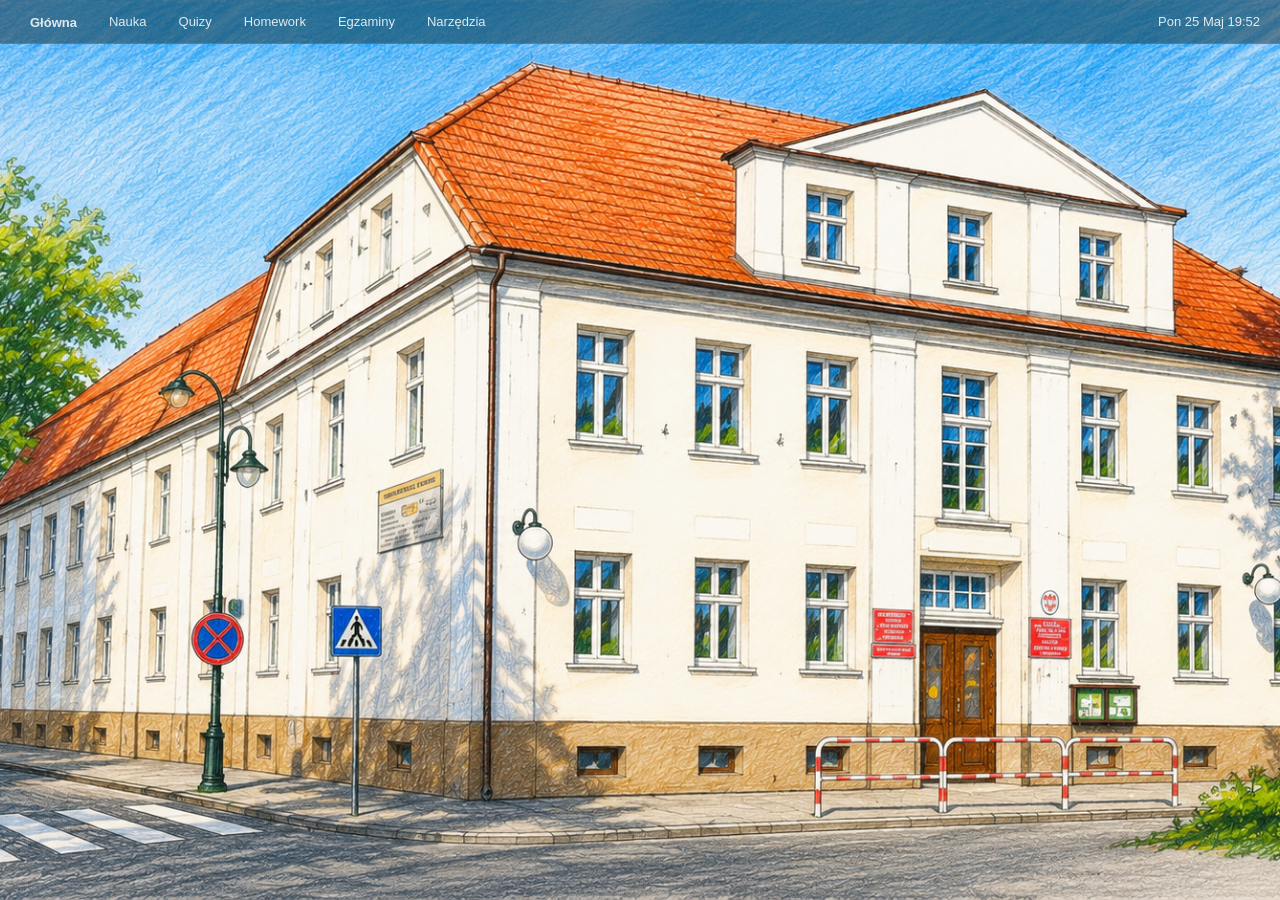
<file: index.html>
<!doctype html>
<html lang="pl">
    <head>
        <meta http-equiv="refresh" content="0; url=main.html">
        <meta charset="utf-8">
        <title>Przekierowywanie...</title>
    </head>
    <body>
        <h1>Przekierowywanie...</h1>
    </body>
</html>
</file>
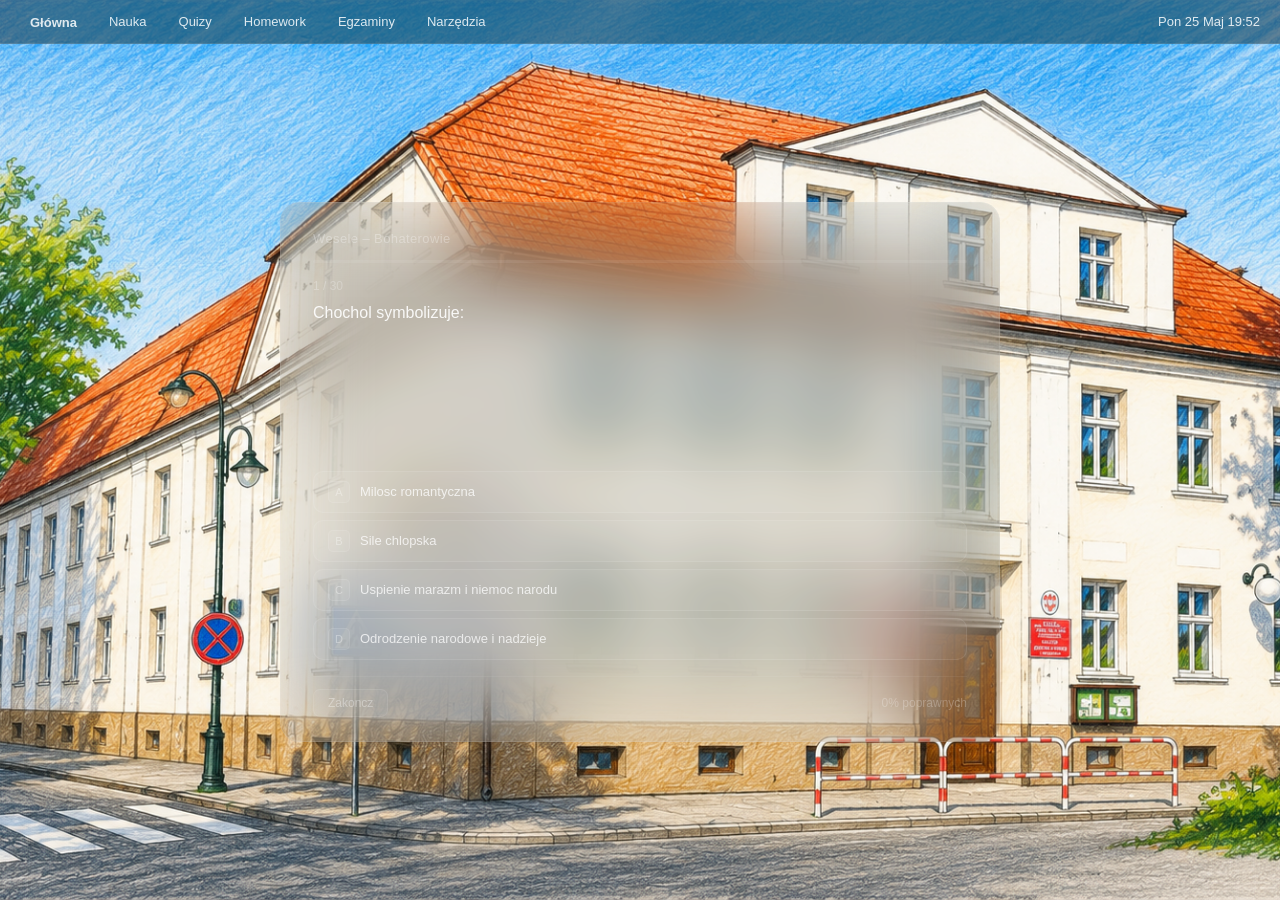
<file: 3e2s05m26rPolskiWeseleBohaterowie.html>
<!doctype html>
<html lang="pl">
<head>
    <meta charset="utf-8" />
    <meta name="viewport" content="width=device-width, initial-scale=1.0" />
    <title>Quiz - Wesele: Bohaterowie</title>
    <link rel="stylesheet" href="style_quizPage.css" />
    <link rel="stylesheet" href="style_quizy.css" />
    <link rel="stylesheet" href="style_main.css" />
</head>
<body>
    <header>
            <div id="left-div">
                <strong>
                <a class="header-a" href="main.html">Główna</a>
                </strong>
                <a class="header-a" href="">Nauka</a>
                <a class="header-a" href="quizy.html">Quizy</a>
                <a class="header-a" href="">Homework</a>
                <a class="header-a" href="">Egzaminy</a>
                <a class="header-a" href="#narzedzia">Narzędzia</a>
            </div>
            <div id="right-div">
                <span id="date-time">Pon 25 Maj 19:52</span>
            </div>
        </header>
    <div class="quiz-wrapper">
        <div class="quiz-box">
            <div id="quizView" style="display:flex;flex-direction:column;flex:1">
                <div class="quiz-title" id="quizTitle"></div>
                <div class="progress-bar-bg">
                    <div class="progress-bar-fill" id="progressFill" style="width:0%"></div>
                </div>
                <div class="question-number" id="questionNumber"></div>
                <div class="question-text" id="questionText"></div>
                <div class="answers" id="answersContainer"></div>
                <div class="quiz-bottom">
                    <button class="btn-end" id="btnEnd">Zakoncz</button>
                    <div class="score-display" id="scoreDisplay">0% poprawnych</div>
                </div>
            </div>
            <div id="resultsView" style="display:none" class="results">
                <div class="result-pct" id="resultPct">0%</div>
                <div class="result-sub">poprawnych odpowiedzi</div>
                <div class="result-stats">
                    <div class="stat">
                        <span class="stat-val" style="color:rgba(100,220,130,0.9)" id="rCorrect">0</span>
                        <span class="stat-lbl">poprawne</span>
                    </div>
                    <div class="stat">
                        <span class="stat-val" style="color:rgba(230,100,100,0.9)" id="rWrong">0</span>
                        <span class="stat-lbl">niepoprawne</span>
                    </div>
                    <div class="stat" id="skipStat">
                        <span class="stat-val" style="color:rgba(255,255,255,0.3)" id="rSkip">0</span>
                        <span class="stat-lbl">niezaznaczone</span>
                    </div>
                </div>
                <div class="result-btns">
                    <a href="index.html" class="btn-result">Wróc do glównej</a>
                    <button class="btn-result" onclick="location.reload()">Powtórz quiz</button>
                </div>
            </div>
        </div>
    </div>
<script>

/* =============================================
   TUTAJ ZMIENIAJ QUIZ
   title  - nazwa wyswietlana u gory
   back   - link przycisku "Wróc do glównej"
   q      - pytanie
   a      - tablica 4 odpowiedzi
   c      - indeks poprawnej odpowiedzi (0,1,2 lub 3)
   ============================================= */

var QUIZ = {
    title: "Wesele \u2013 Bohaterowie",
    back: "index.html",
    questions: [
        { q: "Kto jest autorem dramatu Wesele?", a: ["Stanislaw Wyspianski","Boleslaw Prus","Stefan Zeromski","Adam Mickiewicz"], c: 0 },
        { q: "Pan Mlody wzorowany byl na prawdziwym poscie. Kim byl w rzeczywistosci?", a: ["Kazimierzem Przerwa-Tetmajerem","Lucjanem Rydlem","Janem Kasprowiczem","Stanislawem Przybyszewskim"], c: 1 },
        { q: "W czyim domu odbywa sie tytulowe wesele?", a: ["W domu Pana Mlodego","W bronowickiej chacie Tetmajerow","W chacie Czepca","W dworze Radczyni"], c: 1 },
        { q: "Gospodarz Wlodzimierz Tetmajer byl z zawodu:", a: ["Rolnikiem","Malarzem i poeta","Adwokatem","Nauczycielem"], c: 1 },
        { q: "Gospodyni zona Gospodarza jest siostra:", a: ["Racheli","Panny Mlodej","Maryny","Zosi"], c: 1 },
        { q: "Czepiec wyróznia sie przede wszystkim:", a: ["Biernoscia i melancholia","Zajeciem politycznym i checia walki","Poboznoscia i pokora","Zamilowaniem do poezji"], c: 1 },
        { q: "Stanczyk jako duch historyczny symbolizuje:", a: ["Narodowy zryw i walke","Blazenade ironie i madrosc polityczna","Chlopski bunt","Romantyczna milosc"], c: 1 },
        { q: "Stanczyk ukazuje sie jako wyrzut sumienia:", a: ["Gospodarzowi","Poecie","Dziennikarzowi","Radczyni"], c: 2 },
        { q: "Dziennikarz wzorowany byl na prawdziwej osobie. Kim byl?", a: ["Rudolfem Starzewskim","Adamem Chmielowskim","Tadeuszem Boyem-Zelenskim","Józefem Kotarbinskim"], c: 0 },
        { q: "Rycerz Zawisza Czarny ukazuje sie:", a: ["Gospodarzowi","Poecie","Panu Mlodemu","Radczyni"], c: 1 },
        { q: "Hetman duch symbolizuje:", a: ["Bohatera narodowego","Zdrajce i targowiczanina","Rycerza bez skazy","Króla Polski"], c: 1 },
        { q: "Jakub Szela - czym zaslynal?", a: ["Zwycieska bitwa pod Racławicami","Przywódca rabacji galicyjskiej 1846","Zalozicielem stronnictwa chlopskiego","Poeta ludowym"], c: 1 },
        { q: "Upiór Szeli ukazuje sie:", a: ["Dziennikarzowi","Panu Mlodemu","Ojcu Maciejowi Tetmajerowi","Czepce"], c: 2 },
        { q: "Rachela zaprasza na wesele:", a: ["Chochola i duchy","Rycerzy z obrazów","Sasiadów ze wsi","Chlopów z okolicy"], c: 0 },
        { q: "Chochol symbolizuje:", a: ["Odrodzenie narodowe i nadzieje","Uspienie marazm i niemoc narodu","Milosc romantyczna","Sile chlopska"], c: 1 },
        { q: "Zloty Róg powierzony Jaszkowi symbolizuje:", a: ["Bogactwo materialne","Sygnal do narodowego powstania","Muzyke weselna","Tradycje szlachecka"], c: 1 },
        { q: "Jaszko zgubil Zloty Róg bo:", a: ["Zasnal ze zmeczenia","Schylil sie po czapke z pawim piorem","Ukradl go Czepiec","Wyrzucil do studni"], c: 1 },
        { q: "Wernyhora przynosi Gospodarzowi:", a: ["Zloty miecz","Zloty Róg jako znak do powstania","Ksiege przepowiedni","Choragiew narodowa"], c: 1 },
        { q: "Poeta w dramacie reprezentuje postawe:", a: ["Walecznego patrioty","Dekadenta i estety uciekajacego od rzeczywistosci","Przywódcy chlopów","Pozytywistycznego spolecznika"], c: 1 },
        { q: "Poeta wzorowany byl na:", a: ["Lucjanie Rydlu","Kazimierzu Przerwa-Tetmajerze","Janie Kasprowiczu","Stanislawiu Wyspianskim"], c: 1 },
        { q: "Radczyni reprezentuje postawe:", a: ["Entuzjazmu wobec malzenstw miedzy stanami","Konserwatywnej inteligencji gardzacej chlopstwem","Chlopskiej madrosci","Rewolucyjnego radykalizmu"], c: 1 },
        { q: "Chocholi taniec w finale symbolizuje:", a: ["Radosc i swietowanie","Zbiorowe uspienie i niemoc","Przygotowanie do bitwy","Hold dla tradycji ludowej"], c: 1 },
        { q: "Wesele zostalo po raz pierwszy wystawione w:", a: ["Warszawie 1901","Krakowie 1901","Lwowie 1900","Poznaniu 1902"], c: 1 },
        { q: "Prawdziwe wesele odbylao sie w roku:", a: ["1895","1898","1900","1903"], c: 2 },
        { q: "Klimina charakteryzuje sie:", a: ["Madroscia i spokojem","Gadatliwoscia i przyziemnoscia","Walecznoscia i patriotyzmem","Poetyckim natchnieniem"], c: 1 },
        { q: "Slynne Miales chamie zloty róg wypowiada:", a: ["Gospodarz","Chochol","Dziennikarz","Poeta"], c: 1 },
        { q: "Dramat dzieli sie na:", a: ["Dwa akty","Trzy akty","Cztery akty","Piec aktów"], c: 1 },
        { q: "Motyw chlopomanii symbolizuje:", a: ["Rewolucje przemyslowa","Idealizowanie wsi przez inteligencje przy realnej przepasci miedzy stanami","Sojusz inteligencji z chlopstwem","Powrót do tradycji szlacheckiej"], c: 1 },
        { q: "Hetman ukazuje sie jako wyrzut sumienia:", a: ["Gospodarzowi","Panu Mlodemu","Dziennikarzowi","Czepce"], c: 1 },
        { q: "Maryna flirtuje na weselu z:", a: ["Gospodarzem","Poeta Kazimierzem Tetmajerem","Dziennikarzem","Panem Mlodym"], c: 1 },
    ]
};

/* =============================================
   LOGIKA - nie zmieniaj ponizej
   ============================================= */

var current = 0, correct = 0, wrong = 0, answered = 0, locked = false;
var LABELS = ["A","B","C","D"];
var questions = shuffle(QUIZ.questions.slice());

document.getElementById("quizTitle").textContent = QUIZ.title;
document.querySelector(".btn-result").href = QUIZ.back;

function shuffle(arr) {
    for (var i = arr.length - 1; i > 0; i--) {
        var j = Math.floor(Math.random() * (i + 1));
        var t = arr[i]; arr[i] = arr[j]; arr[j] = t;
    }
    return arr;
}

function updateScore() {
    var pct = answered === 0 ? 0 : Math.round((correct / answered) * 100);
    document.getElementById("scoreDisplay").textContent = pct + "% poprawnych";
}

function renderQuestion() {
    locked = false;
    var q = questions[current];
    var total = questions.length;
    document.getElementById("questionNumber").textContent = (current + 1) + " / " + total;
    document.getElementById("questionText").textContent = q.q;
    document.getElementById("progressFill").style.width = (current / total * 100) + "%";
    var container = document.getElementById("answersContainer");
    container.innerHTML = "";
    var order = shuffle([0,1,2,3]);
    var correctDisplay = 0;
    for (var i = 0; i < 4; i++) { if (order[i] === q.c) { correctDisplay = i; break; } }
    for (var pos = 0; pos < 4; pos++) {
        var btn = document.createElement("button");
        btn.className = "answer-btn";
        btn.dataset.pos = pos;
        btn.dataset.correct = correctDisplay;
        var lbl = document.createElement("span");
        lbl.className = "answer-label";
        lbl.textContent = LABELS[pos];
        var txt = document.createElement("span");
        txt.className = "answer-text";
        txt.textContent = q.a[order[pos]];
        btn.appendChild(lbl);
        btn.appendChild(txt);
        btn.addEventListener("click", handleAnswer);
        container.appendChild(btn);
    }
    updateScore();
}

function handleAnswer(e) {
    if (locked) return;
    locked = true;
    answered++;
    var btn = e.currentTarget;
    var chosen = parseInt(btn.dataset.pos);
    var correctPos = parseInt(btn.dataset.correct);
    var btns = document.getElementById("answersContainer").querySelectorAll(".answer-btn");
    if (chosen === correctPos) { correct++; btns[chosen].classList.add("correct"); }
    else { wrong++; btns[chosen].classList.add("wrong"); btns[correctPos].classList.add("correct"); }
    for (var i = 0; i < btns.length; i++) { btns[i].disabled = true; }
    updateScore();
    setTimeout(function() {
        current++;
        if (current >= questions.length) { showResults(false); } else { renderQuestion(); }
    }, 1500);
}

function showResults(early) {
    document.getElementById("progressFill").style.width = "100%";
    document.getElementById("quizView").style.display = "none";
    document.getElementById("resultsView").style.display = "flex";
    var total = questions.length;
    var skipped = early ? total - answered : 0;
    var base = early ? total : answered;
    var pct = base === 0 ? 0 : Math.round((correct / base) * 100);
    document.getElementById("resultPct").textContent = pct + "%";
    document.getElementById("rCorrect").textContent = correct;
    document.getElementById("rWrong").textContent = wrong;
    document.getElementById("rSkip").textContent = skipped;
    if (!early) { document.getElementById("skipStat").style.display = "none"; }
}

document.getElementById("btnEnd").addEventListener("click", function() { showResults(true); });
renderQuestion();
</script>
</body>
</html>
</file>
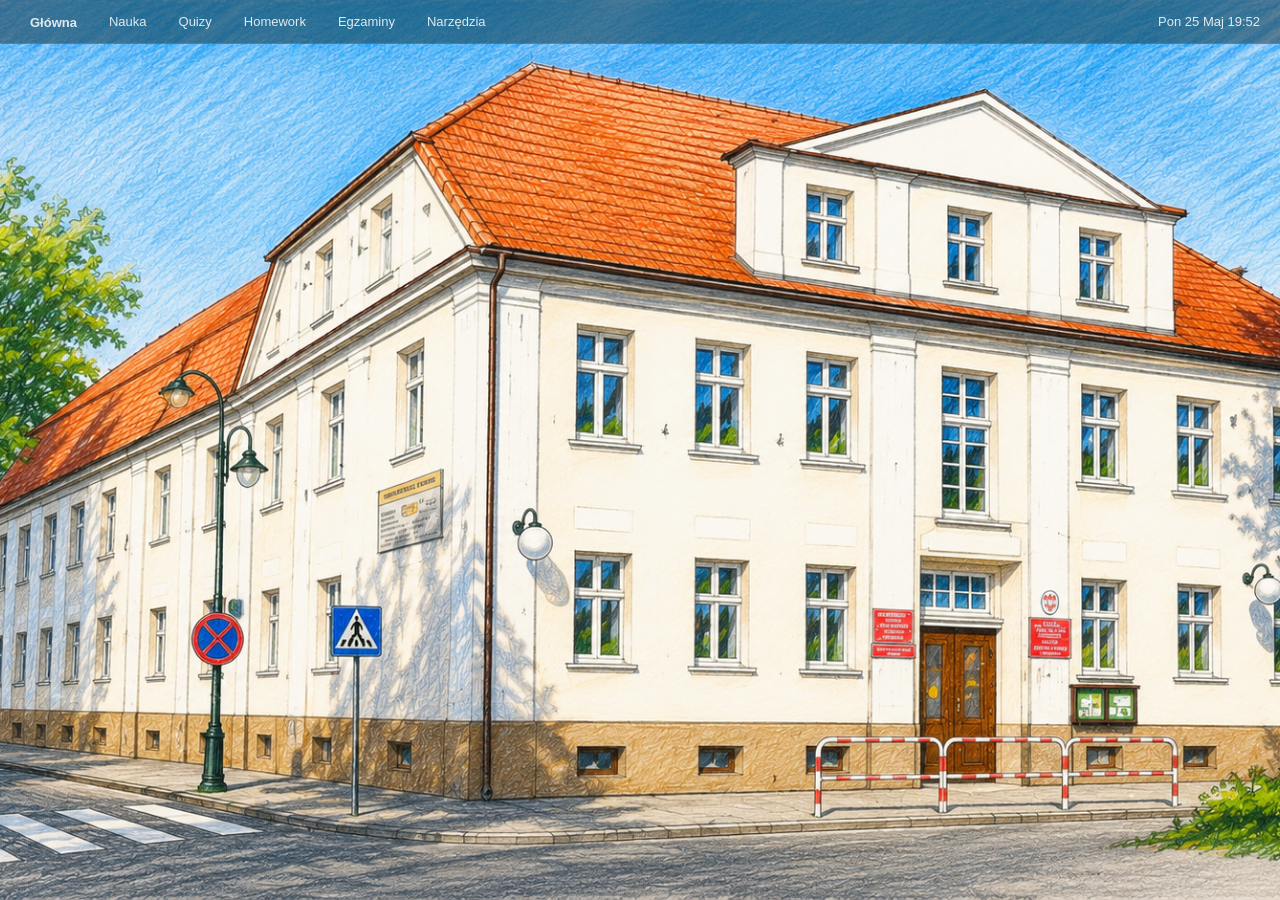
<file: main.html>
<!doctype html>
<html lang="pl">
    <head>
        <meta charset="utf-8">
        <link rel="stylesheet" href="style_main.css">
        <link rel="icon" href="favicon.png">
        <title>Szkoła</title>
    </head>
    <body>
        <header>
            <div id="left-div">
                <strong>
                <a class="header-a" href="main.html">Główna</a>
                </strong>
                <a class="header-a" href="">Nauka</a>
                <a class="header-a" href="quizy.html">Quizy</a>
                <a class="header-a" href="">Homework</a>
                <a class="header-a" href="">Egzaminy</a>
                <a class="header-a" href="#narzedzia">Narzędzia</a>
            </div>
            <div id="right-div">
                <span id="date-time">Pon 25 Maj 19:52</span>
            </div>
        </header>
        <main>
            
        </main>
    </body>
</html>
</file>
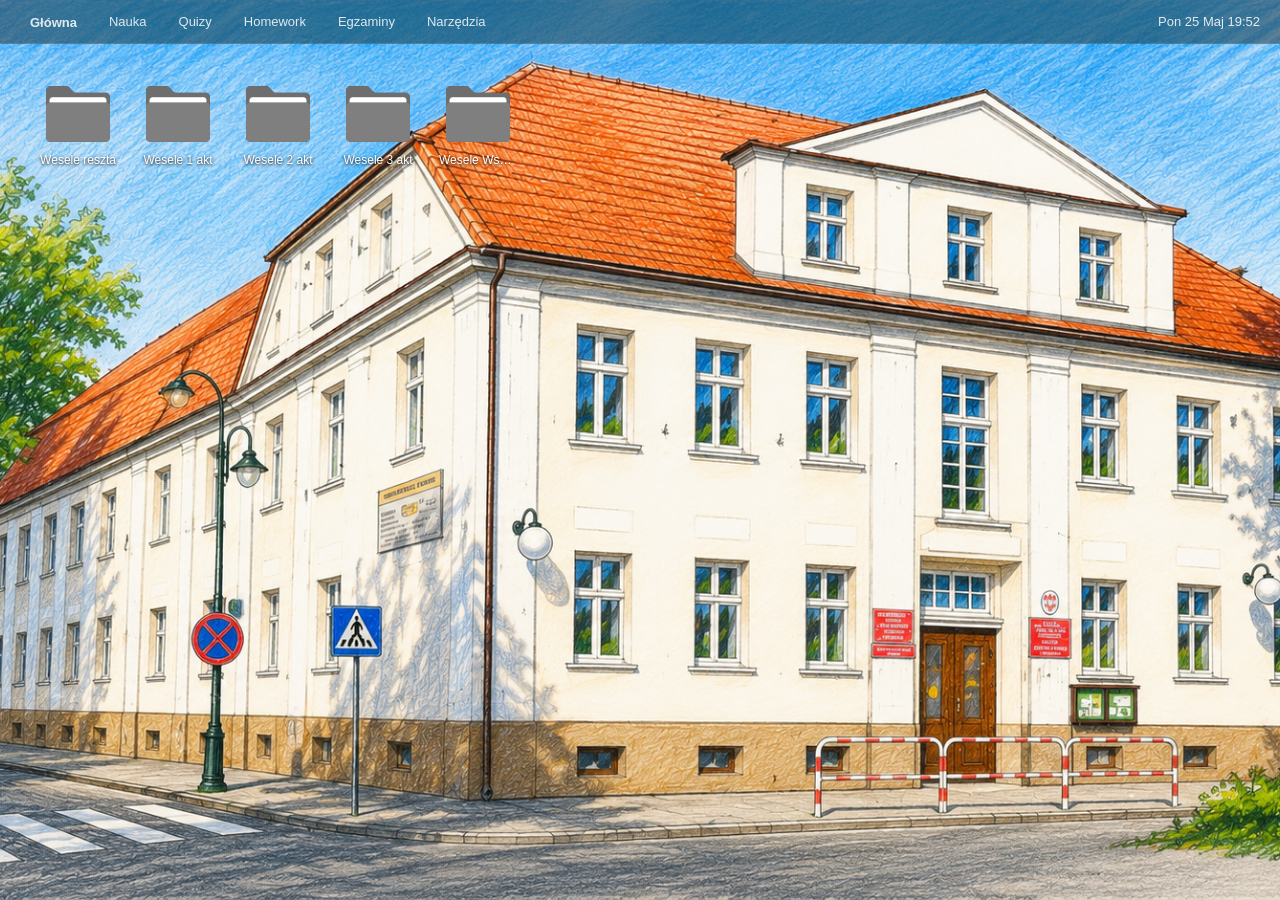
<file: quizy.html>
<!doctype html>
<html lang="pl">
    <head>
        <meta charset="utf-8">
        <meta name="viewport" content="width=device-width, initial-scale=1.0">
        <link rel="stylesheet" href="style_main.css">
        <link rel="stylesheet" href="style_quizy.css">
        <link rel="icon" href="favicon.png">
        <title>Szkoła</title>
    </head>
    <body>
        <header>
            <div id="left-div">
                <strong>
                <a class="header-a" href="main.html">Główna</a>
                </strong>
                <a class="header-a" href="">Nauka</a>
                <a class="header-a" href="quizy.html">Quizy</a>
                <a class="header-a" href="">Homework</a>
                <a class="header-a" href="">Egzaminy</a>
                <a class="header-a" href="#narzedzia">Narzędzia</a>
            </div>
            <div id="right-div">
                <span id="date-time">Pon 25 Maj 19:52</span>
            </div>
        </header>
        <main>
            <div id="desktop-grid">
                <a class="desktop-icon" href="wesele_ogolne.html" tabindex="0">
                    <img class="icon-img" src="folder_gray.png">
                    <span>Wesele reszta</span>
                </a>
                <a class="desktop-icon" href="wesele_akt1.html" tabindex="0">
                    <img class="icon-img" src="folder_gray.png">
                    <span>Wesele 1 akt</span>
                </a>
                <a class="desktop-icon" href="wesele_akt2.html" tabindex="0">
                    <img class="icon-img" src="folder_gray.png">
                    <span>Wesele 2 akt</span>
                </a>
                <a class="desktop-icon" href="wesele_akt3.html" tabindex="0">
                    <img class="icon-img" src="folder_gray.png">
                    <span>Wesele 3 akt</span>
                </a>
                <a class="desktop-icon" href="wesele_all.html" tabindex="0">
                    <img class="icon-img" src="folder_gray.png">
                    <span>Wesele Wszystko</span>
                </a>
            </div>
        </main>
    </body>
</html>
</file>
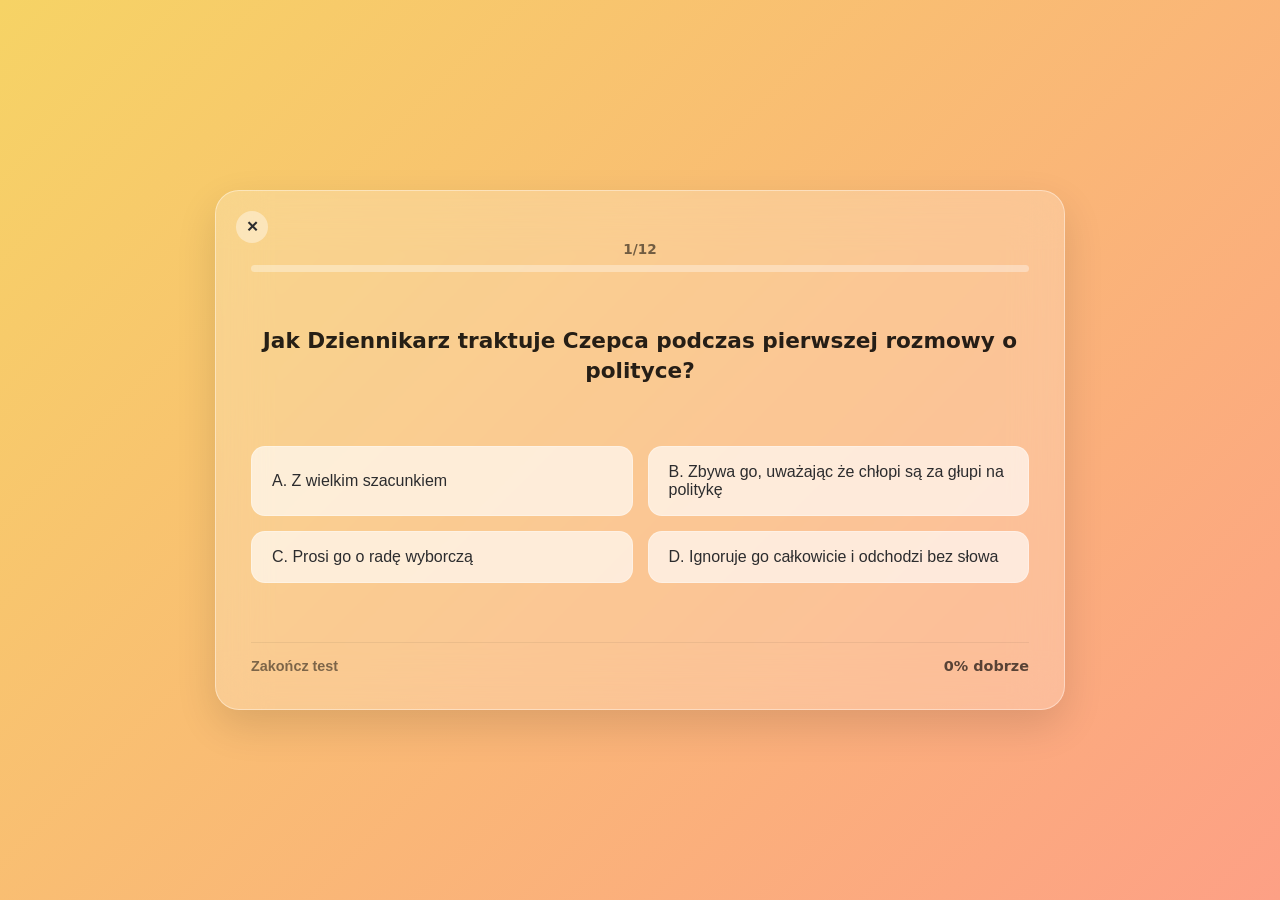
<file: wesele_akt1.html>
<!DOCTYPE html>
<html lang="pl">
<head>
    <meta charset="UTF-8">
    <meta name="viewport" content="width=device-width, initial-scale=1.0">
    <title>Wesele - Ultimate Quiz</title>
    <style>
        :root {
            --font-main: system-ui, -apple-system, BlinkMacSystemFont, "Segoe UI", Roboto, sans-serif;
            --glass-bg: rgba(255, 255, 255, 0.22);
            --glass-border: rgba(255, 255, 255, 0.4);
            --flat-btn-bg: rgba(255, 255, 255, 0.65);
            --flat-btn-hover: rgba(255, 255, 255, 0.9);
            --text-dark: #2c2c2e;
            
            /* Kolory odpowiedzi */
            --color-correct: #2ea84e;
            --color-wrong: #e03b3b;
        }

        * {
            box-sizing: border-box;
            margin: 0;
            padding: 0;
        }

        body {
            font-family: var(--font-main);
            background: linear-gradient(135deg, #f6d365 0%, #fda085 100%);
            min-height: 100vh;
            display: flex;
            justify-content: center;
            align-items: center;
            color: var(--text-dark);
            padding: 20px;
        }

        /* Glassmorphism Panel - Główne okno */
        .glass-panel {
            background: var(--glass-bg);
            backdrop-filter: blur(25px);
            -webkit-backdrop-filter: blur(25px);
            border: 1px solid var(--glass-border);
            border-radius: 24px;
            box-shadow: 0 16px 40px rgba(0, 0, 0, 0.12);
            padding: 35px;
            width: 100%;
            max-width: 850px;
            position: relative;
        }

        /* Pop Animation */
        .pop-anim {
            animation: popIn 0.35s cubic-bezier(0.175, 0.885, 0.32, 1.275) forwards;
        }

        @keyframes popIn {
            0% { transform: scale(0.92); opacity: 0; }
            100% { transform: scale(1); opacity: 1; }
        }

        /* Widoki */
        #quiz-view, #result-view {
            display: none;
        }

        #quiz-view.active, #result-view.active {
            display: flex;
            flex-direction: column;
        }

        /* Konstrukcja bloku o proporcjach zbliżonych do poziomego 6:4 */
        .quiz-box {
            min-height: 520px;
            justify-content: space-between;
        }

        /* Góra quizu */
        .top-bar {
            width: 100%;
            display: flex;
            flex-direction: column;
            align-items: center;
            margin-top: 15px;
            margin-bottom: 20px;
        }

        .progress-text {
            font-size: 0.85rem;
            font-weight: 600;
            margin-bottom: 8px;
            color: rgba(0, 0, 0, 0.55);
        }

        .progress-bar-container {
            width: 100%; /* Pasek na całą szerokość bloku */
            height: 7px;
            background: rgba(255, 255, 255, 0.35);
            border-radius: 4px;
            overflow: hidden;
        }

        .progress-bar-fill {
            height: 100%;
            background: #2c2c2e;
            width: 0%;
            transition: width 0.3s ease;
        }

        /* Treść pytania */
        .question-text {
            font-size: 1.35rem;
            font-weight: 700;
            line-height: 1.4;
            margin-bottom: 25px;
            text-align: center;
            color: rgba(0, 0, 0, 0.85);
        }

        /* Siatka odpowiedzi */
        .answers-grid {
            display: grid;
            grid-template-columns: 1fr 1fr;
            gap: 15px;
            width: 100%;
            margin-bottom: 25px;
        }

        @media (max-width: 650px) {
            .answers-grid {
                grid-template-columns: 1fr;
            }
        }

        /* Przyciski odpowiedzi (płaskie, bez nakładania liquid glass) */
        .answer-btn {
            background: var(--flat-btn-bg);
            border: 1px solid rgba(255, 255, 255, 0.3);
            border-radius: 14px;
            padding: 16px 20px;
            font-size: 1rem;
            font-weight: 500;
            color: var(--text-dark);
            text-align: left;
            cursor: pointer;
            transition: background 0.15s, transform 0.15s, box-shadow 0.15s;
        }

        .answer-btn:hover:not(:disabled) {
            background: var(--flat-btn-hover);
            transform: scale(1.02);
            box-shadow: 0 4px 10px rgba(0,0,0,0.05);
        }

        .answer-btn:disabled {
            cursor: not-allowed;
        }

        /* Klasy weryfikacji odpowiedzi */
        .answer-btn.correct-glow {
            background: var(--color-correct) !important;
            color: #ffffff !important;
            border-color: var(--color-correct) !important;
            font-weight: 600;
            transform: scale(1.02);
        }

        .answer-btn.wrong-glow {
            background: var(--color-wrong) !important;
            color: #ffffff !important;
            border-color: var(--color-wrong) !important;
            transform: scale(0.98);
        }

        /* Dolny stabilny pasek informacyjny */
        .bottom-bar {
            display: flex;
            justify-content: space-between;
            align-items: center;
            width: 100%;
            padding-top: 15px;
            border-top: 1px solid rgba(0, 0, 0, 0.06);
        }

        /* Przyciski funkcyjne */
        .btn-close {
            position: absolute;
            top: 20px;
            left: 20px;
            background: rgba(255, 255, 255, 0.4);
            border: none;
            border-radius: 50%;
            width: 32px;
            height: 32px;
            font-size: 0.95rem;
            font-weight: bold;
            cursor: pointer;
            transition: transform 0.15s, background 0.15s;
            display: flex;
            justify-content: center;
            align-items: center;
            color: var(--text-dark);
        }
        .btn-close:hover { background: rgba(255, 255, 255, 0.75); transform: scale(1.1); }

        .btn-end {
            background: none;
            border: none;
            font-size: 0.9rem;
            font-weight: 600;
            color: rgba(0, 0, 0, 0.5);
            cursor: pointer;
            transition: color 0.15s, transform 0.15s;
        }
        .btn-end:hover { color: #d32f2f; transform: scale(1.03); }

        .stat-percent {
            font-size: 0.9rem;
            font-weight: 700;
            color: rgba(0, 0, 0, 0.65);
        }

        /* Przyciski na ekranie końcowym */
        .flat-action-btn {
            background: var(--flat-btn-bg);
            color: var(--text-dark);
            border: none;
            border-radius: 12px;
            padding: 16px 24px;
            margin: 8px 0;
            font-size: 1.05rem;
            font-weight: 600;
            cursor: pointer;
            transition: all 0.2s ease;
            width: 100%;
            max-width: 350px;
            text-align: center;
            box-shadow: 0 4px 6px rgba(0,0,0,0.03);
        }
        .flat-action-btn:hover {
            background: var(--flat-btn-hover);
            transform: translateY(-2px) scale(1.02);
            box-shadow: 0 6px 12px rgba(0,0,0,0.08);
        }

        /* Statystyki końcowe */
        .result-score { font-size: 4.5rem; font-weight: 800; margin: 10px 0; text-align: center; }
        .result-grade { font-size: 1.6rem; font-weight: 600; margin-bottom: 8px; text-align: center; }
        .result-status { font-size: 2.2rem; font-weight: 800; margin-bottom: 25px; text-transform: uppercase; text-align: center; }
        .status-pass { color: #1e6b27; }
        .status-fail { color: #b01e1e; }
        
        .result-stats {
            display: flex;
            justify-content: space-around;
            width: 100%;
            background: rgba(255, 255, 255, 0.35);
            border-radius: 14px;
            padding: 20px;
            margin-bottom: 30px;
            text-align: center;
        }
        .stat-item span { display: block; font-weight: 800; font-size: 1.5rem; margin-bottom: 4px; }
        .stat-item.correct { color: #1e6b27; }
        .stat-item.incorrect { color: #b01e1e; }
        .stat-item.unanswered { color: #444; }
    </style>
</head>
<body>

    <div id="quiz-view" class="glass-panel quiz-box active pop-anim">
        <button class="btn-close" onclick="window.location.href='index.html'" title="Powrót do index.html">✕</button>
        
        <div class="top-bar">
            <div class="progress-text" id="progress-text">1/60</div>
            <div class="progress-bar-container">
                <div class="progress-bar-fill" id="progress-bar"></div>
            </div>
        </div>

        <div class="question-text" id="question-text">Pobieranie pytania...</div>

        <div class="answers-grid" id="answers-grid">
            </div>

        <div class="bottom-bar">
            <button class="btn-end" onclick="endQuizEarly()">Zakończ test</button>
            <div class="stat-percent" id="current-percent">0% dobrze</div>
        </div>
    </div>

    <div id="result-view" class="glass-panel pop-anim">
        <h2 style="text-align: center; margin-bottom: 15px; font-weight: 700;">Wynik Sprawdzianu</h2>
        <div class="result-score" id="final-score">0%</div>
        <div class="result-status" id="final-status">NIE ZDANO</div>
        <div class="result-grade" id="final-grade">Ocena: 1</div>
        
        <div class="result-stats">
            <div class="stat-item correct">
                <span id="stat-correct">0</span> Poprawne
            </div>
            <div class="stat-item incorrect">
                <span id="stat-incorrect">0</span> Błędne
            </div>
            <div class="stat-item unanswered">
                <span id="stat-unanswered">0</span> Pominięte
            </div>
        </div>

        <div style="display: flex; flex-direction: column; align-items: center; width: 100%;">
            <button class="flat-action-btn" onclick="window.location.href='index.html'">Powrót na główną</button>
            <button class="flat-action-btn" onclick="restartQuiz()">Powtórz test od nowa</button>
        </div>
    </div>

    <script>
        // --- PEŁNA BAZA 60 PYTAŃ NA PODSTAWIE NOTATKI ---
        const quizQuestions = [
            // Kategoria: Akt I
            { text: 'O jakiej porze dnia rozgrywa się akcja Aktu I?', options: ['O świcie', 'W południe', 'Wieczorem', 'O północy'], answer: 2 },
            { text: 'Jak brzmi słynne pytanie Czepca otwierające dramat?', options: ['Jak się wszystko dziwnie plecie?', 'Cóż tam, panie, w polityce?', 'Miałeś, chamie, złoty róg?', 'Na koń, zbudź się!'], answer: 1 },
            { text: 'Jak Dziennikarz traktuje Czepca podczas pierwszej rozmowy o polityce?', options: ['Z wielkim szacunkiem', 'Zbywa go, uważając że chłopi są za głupi na politykę', 'Prosi go o radę wyborczą', 'Ignoruje go całkowicie i odchodzi bez słowa'], answer: 1 },
            { text: 'O co Radczyni pyta Kliminę, obnażając swoją kompletną niewiedzę o pracy na wsi?', options: ['O ceny bydła na targu', 'O ponowny ożenek', 'O zasiewy w listopadzie', 'O pieczenie chleba'], answer: 2 },
            { text: 'Do czego Pan Młody porównuje swoją żonę, co świadczy o powierzchownym zachwycie?', options: ['Do lalki krakowskiej', 'Do żywej róży', 'Do anioła z nieba', 'Do nimfy leśnej'], answer: 0 },
            { text: 'Co Pan Młody doradza żonie, gdy ta mówi, że obcierają ją buty?', options: ['Żeby natychmiast je zdjęła i tańczyła boso', 'Żeby usiadła i odpoczęła', 'Żeby zmieniła je na pantofle', 'Żeby poszła zmienić skarpety'], answer: 0 },
            { text: 'O czym marzy Poeta (Kazimierz Przerwa-Tetmajer) w Akcie I?', options: ['O bogactwie i sławie', 'O napisaniu wielkiego, smutnego dramatu o rycerzu', 'O ślubie z wiejską dziewczyną', 'O wyjeździe z kraju'], answer: 1 },
            { text: 'O jakim krwawym wydarzeniu z przeszłości rozmawiają Ojciec z Dziadem?', options: ['O powstaniu styczniowym', 'O konfederacji targowickiej', 'O rabacji galicyjskiej z 1846 roku', 'O bitwie pod Grunwaldem'], answer: 2 },
            { text: 'Kto rzuca hasło, by zaprosić Chochoła na wesele?', options: ['Gospodarz', 'Rachela wraz z Poetą', 'Jasiek z Czepcem', 'Panna Młoda'], answer: 1 },
            { text: 'Jakie słowa Pana Młodego otwierają zjawom drogę do domu?', options: ['Precz stąd, maro!', 'Sprowadź jeszcze kogo chcesz', 'Niech żyje wolność!', 'Chodźcie do tańca'], answer: 1 },
            { text: 'Jaka jest główna wada inteligencji ukazana w Akcie I?', options: ['Agresja wobec chłopów', 'Chłopomania, dekadentyzm, bierność i marzycielstwo', 'Brak wykształcenia', 'Zbytnie przywiązanie do pieniędzy'], answer: 1 },
            { text: 'Jaką cechę chłopów ujawnia ich postawa w Akcie I?', options: ['Całkowitą bierność', 'Nadpobudliwość, pamięć o traumach, ale też szczery patriotyzm', 'Brak zainteresowania krajem', 'Uległość wobec panów'], answer: 1 },
        ];

        // --- STAN QUIZU ---
        let currentIndex = 0;
        let correctCount = 0;
        let incorrectCount = 0;

        // --- INICJALIZACJA ---
        window.onload = function() {
            // Tasowanie pytań na starcie
            quizQuestions.sort(() => Math.random() - 0.5);
            renderQuestion();
        };

        function renderQuestion() {
            const currentQuestion = quizQuestions[currentIndex];
            
            // 1. Aktualizacja licznika u góry
            document.getElementById('progress-text').innerText = `${currentIndex + 1}/${quizQuestions.length}`;
            
            // 2. Aktualizacja paska postępu (na całą szerokość)
            const percentProgress = (currentIndex / quizQuestions.length) * 100;
            document.getElementById('progress-bar').style.width = `${percentProgress}%`;

            // 3. Aktualizacja procentu poprawnych (w czasie rzeczywistym)
            const totalAnsweredSoFar = correctCount + incorrectCount;
            let currentAccuracy = 0;
            if (totalAnsweredSoFar > 0) {
                currentAccuracy = Math.round((correctCount / totalAnsweredSoFar) * 100);
            }
            document.getElementById('current-percent').innerText = `${currentAccuracy}% dobrze`;

            // 4. Wyświetlenie pytania z animacją pop
            const qTextEl = document.getElementById('question-text');
            qTextEl.innerText = currentQuestion.text;
            triggerPopAnimation(qTextEl);

            // 5. Generowanie przycisków odpowiedzi
            const grid = document.getElementById('answers-grid');
            grid.innerHTML = '';

            currentQuestion.options.forEach((optionText, idx) => {
                const button = document.createElement('button');
                button.className = 'answer-btn';
                button.innerText = `${String.fromCharCode(65 + idx)}. ${optionText}`;
                button.onclick = function() {
                    checkSelectedAnswer(idx, currentQuestion.answer, button);
                };
                grid.appendChild(button);
            });
        }

        function checkSelectedAnswer(selectedIndex, correctIndex, clickedButton) {
            // Natychmiastowe zablokowanie wszystkich przycisków w siatce
            const allButtons = document.querySelectorAll('.answer-btn');
            allButtons.forEach(btn => btn.disabled = true);

            if (selectedIndex === correctIndex) {
                // Dobrze wybrana -> zielona
                clickedButton.classList.add('correct-glow');
                correctCount++;
            } else {
                // Źle wybrana -> czerwona, a poprawna -> zielona
                clickedButton.classList.add('wrong-glow');
                allButtons[correctIndex].classList.add('correct-glow');
                incorrectCount++;
            }

            // Odczekanie 1.2 sekundy, aby użytkownik zobaczył kolory, po czym przejście dalej
            setTimeout(() => {
                currentIndex++;
                if (currentIndex >= quizQuestions.length) {
                    showFinalResults();
                } else {
                    renderQuestion();
                }
            }, 1200);
        }

        function endQuizEarly() {
            showFinalResults();
        }

        function restartQuiz() {
            currentIndex = 0;
            correctCount = 0;
            incorrectCount = 0;
            quizQuestions.sort(() => Math.random() - 0.5);
            
            document.getElementById('result-view').classList.remove('active');
            const quizView = document.getElementById('quiz-view');
            quizView.classList.add('active');
            triggerPopAnimation(quizView);
            
            renderQuestion();
        }

        function showFinalResults() {
            document.getElementById('quiz-view').classList.remove('active');
            const resultView = document.getElementById('result-view');
            resultView.classList.add('active');
            triggerPopAnimation(resultView);

            const unansweredCount = quizQuestions.length - (correctCount + incorrectCount);
            
            // Wynik końcowy liczony z całej puli pytań
            let finalPercent = 0;
            if (quizQuestions.length > 0) {
                finalPercent = Math.round((correctCount / quizQuestions.length) * 100);
            }

            document.getElementById('final-score').innerText = `${finalPercent}%`;
            document.getElementById('stat-correct').innerText = correctCount;
            document.getElementById('stat-incorrect').innerText = incorrectCount;
            document.getElementById('stat-unanswered').innerText = unansweredCount;

            // Wybór statusu (Zdał / Nie zdał od minimum 71%)
            const statusEl = document.getElementById('final-status');
            if (finalPercent >= 71) {
                statusEl.innerText = "ZDANO";
                statusEl.className = "result-status status-pass";
            } else {
                statusEl.innerText = "NIE ZDANO";
                statusEl.className = "result-status status-fail";
            }

            // Przypisanie oceny wg skali podanej w wytycznych
            let grade = 1;
            if (finalPercent >= 99) grade = 6;
            else if (finalPercent >= 85) grade = 5;
            else if (finalPercent >= 71) grade = 4;
            else if (finalPercent >= 56) grade = 3;
            else if (finalPercent >= 41) grade = 2;
            else grade = 1;

            document.getElementById('final-grade').innerText = `Ocena: ${grade}`;
        }

        function triggerPopAnimation(element) {
            element.classList.remove('pop-anim');
            void element.offsetWidth; // Wymuszenie odświeżenia DOM dla restartu animacji
            element.classList.add('pop-anim');
        }
    </script>
</body>
</html>
</file>
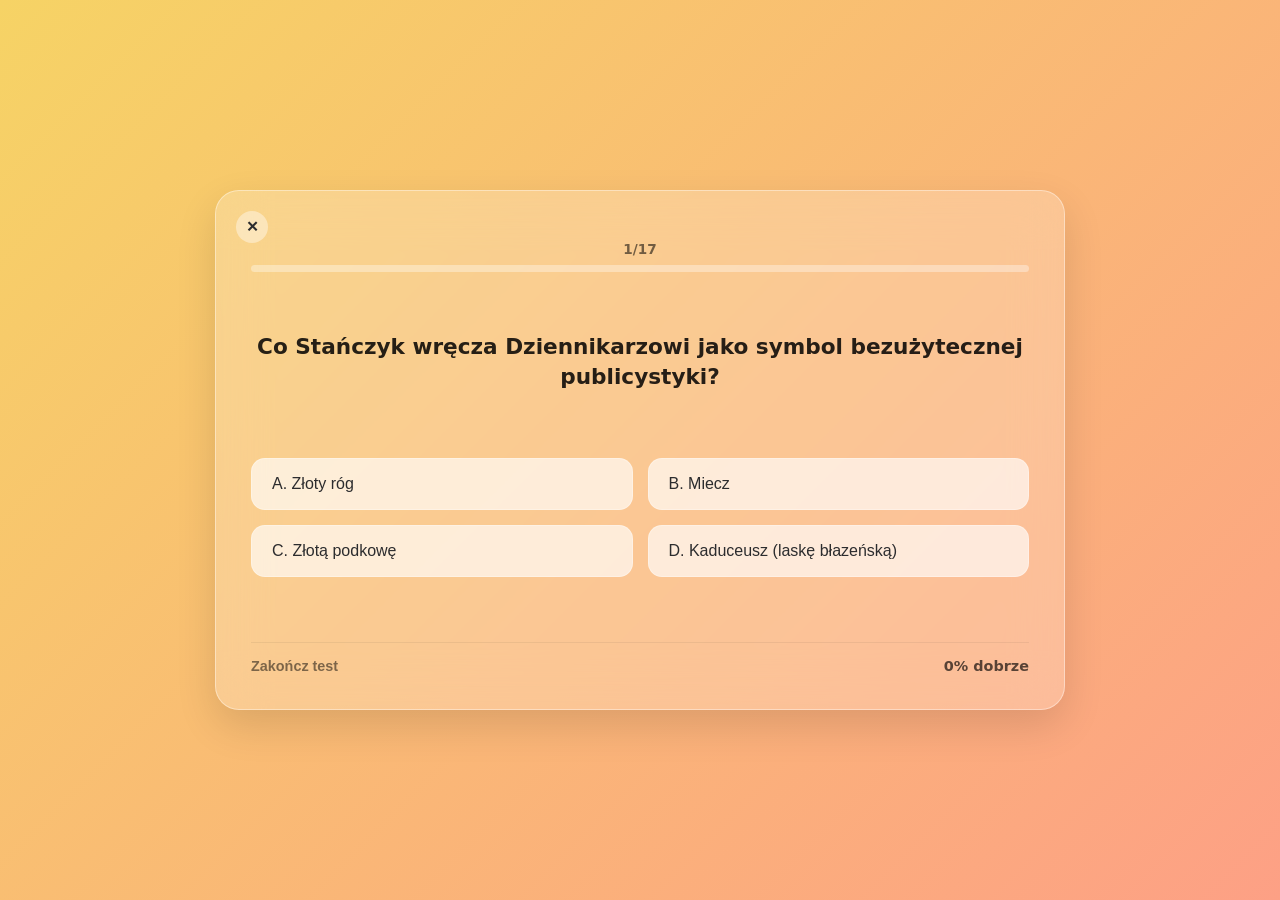
<file: wesele_akt2.html>
<!DOCTYPE html>
<html lang="pl">
<head>
    <meta charset="UTF-8">
    <meta name="viewport" content="width=device-width, initial-scale=1.0">
    <title>Wesele - Ultimate Quiz</title>
    <style>
        :root {
            --font-main: system-ui, -apple-system, BlinkMacSystemFont, "Segoe UI", Roboto, sans-serif;
            --glass-bg: rgba(255, 255, 255, 0.22);
            --glass-border: rgba(255, 255, 255, 0.4);
            --flat-btn-bg: rgba(255, 255, 255, 0.65);
            --flat-btn-hover: rgba(255, 255, 255, 0.9);
            --text-dark: #2c2c2e;
            
            /* Kolory odpowiedzi */
            --color-correct: #2ea84e;
            --color-wrong: #e03b3b;
        }

        * {
            box-sizing: border-box;
            margin: 0;
            padding: 0;
        }

        body {
            font-family: var(--font-main);
            background: linear-gradient(135deg, #f6d365 0%, #fda085 100%);
            min-height: 100vh;
            display: flex;
            justify-content: center;
            align-items: center;
            color: var(--text-dark);
            padding: 20px;
        }

        /* Glassmorphism Panel - Główne okno */
        .glass-panel {
            background: var(--glass-bg);
            backdrop-filter: blur(25px);
            -webkit-backdrop-filter: blur(25px);
            border: 1px solid var(--glass-border);
            border-radius: 24px;
            box-shadow: 0 16px 40px rgba(0, 0, 0, 0.12);
            padding: 35px;
            width: 100%;
            max-width: 850px;
            position: relative;
        }

        /* Pop Animation */
        .pop-anim {
            animation: popIn 0.35s cubic-bezier(0.175, 0.885, 0.32, 1.275) forwards;
        }

        @keyframes popIn {
            0% { transform: scale(0.92); opacity: 0; }
            100% { transform: scale(1); opacity: 1; }
        }

        /* Widoki */
        #quiz-view, #result-view {
            display: none;
        }

        #quiz-view.active, #result-view.active {
            display: flex;
            flex-direction: column;
        }

        /* Konstrukcja bloku o proporcjach zbliżonych do poziomego 6:4 */
        .quiz-box {
            min-height: 520px;
            justify-content: space-between;
        }

        /* Góra quizu */
        .top-bar {
            width: 100%;
            display: flex;
            flex-direction: column;
            align-items: center;
            margin-top: 15px;
            margin-bottom: 20px;
        }

        .progress-text {
            font-size: 0.85rem;
            font-weight: 600;
            margin-bottom: 8px;
            color: rgba(0, 0, 0, 0.55);
        }

        .progress-bar-container {
            width: 100%; /* Pasek na całą szerokość bloku */
            height: 7px;
            background: rgba(255, 255, 255, 0.35);
            border-radius: 4px;
            overflow: hidden;
        }

        .progress-bar-fill {
            height: 100%;
            background: #2c2c2e;
            width: 0%;
            transition: width 0.3s ease;
        }

        /* Treść pytania */
        .question-text {
            font-size: 1.35rem;
            font-weight: 700;
            line-height: 1.4;
            margin-bottom: 25px;
            text-align: center;
            color: rgba(0, 0, 0, 0.85);
        }

        /* Siatka odpowiedzi */
        .answers-grid {
            display: grid;
            grid-template-columns: 1fr 1fr;
            gap: 15px;
            width: 100%;
            margin-bottom: 25px;
        }

        @media (max-width: 650px) {
            .answers-grid {
                grid-template-columns: 1fr;
            }
        }

        /* Przyciski odpowiedzi (płaskie, bez nakładania liquid glass) */
        .answer-btn {
            background: var(--flat-btn-bg);
            border: 1px solid rgba(255, 255, 255, 0.3);
            border-radius: 14px;
            padding: 16px 20px;
            font-size: 1rem;
            font-weight: 500;
            color: var(--text-dark);
            text-align: left;
            cursor: pointer;
            transition: background 0.15s, transform 0.15s, box-shadow 0.15s;
        }

        .answer-btn:hover:not(:disabled) {
            background: var(--flat-btn-hover);
            transform: scale(1.02);
            box-shadow: 0 4px 10px rgba(0,0,0,0.05);
        }

        .answer-btn:disabled {
            cursor: not-allowed;
        }

        /* Klasy weryfikacji odpowiedzi */
        .answer-btn.correct-glow {
            background: var(--color-correct) !important;
            color: #ffffff !important;
            border-color: var(--color-correct) !important;
            font-weight: 600;
            transform: scale(1.02);
        }

        .answer-btn.wrong-glow {
            background: var(--color-wrong) !important;
            color: #ffffff !important;
            border-color: var(--color-wrong) !important;
            transform: scale(0.98);
        }

        /* Dolny stabilny pasek informacyjny */
        .bottom-bar {
            display: flex;
            justify-content: space-between;
            align-items: center;
            width: 100%;
            padding-top: 15px;
            border-top: 1px solid rgba(0, 0, 0, 0.06);
        }

        /* Przyciski funkcyjne */
        .btn-close {
            position: absolute;
            top: 20px;
            left: 20px;
            background: rgba(255, 255, 255, 0.4);
            border: none;
            border-radius: 50%;
            width: 32px;
            height: 32px;
            font-size: 0.95rem;
            font-weight: bold;
            cursor: pointer;
            transition: transform 0.15s, background 0.15s;
            display: flex;
            justify-content: center;
            align-items: center;
            color: var(--text-dark);
        }
        .btn-close:hover { background: rgba(255, 255, 255, 0.75); transform: scale(1.1); }

        .btn-end {
            background: none;
            border: none;
            font-size: 0.9rem;
            font-weight: 600;
            color: rgba(0, 0, 0, 0.5);
            cursor: pointer;
            transition: color 0.15s, transform 0.15s;
        }
        .btn-end:hover { color: #d32f2f; transform: scale(1.03); }

        .stat-percent {
            font-size: 0.9rem;
            font-weight: 700;
            color: rgba(0, 0, 0, 0.65);
        }

        /* Przyciski na ekranie końcowym */
        .flat-action-btn {
            background: var(--flat-btn-bg);
            color: var(--text-dark);
            border: none;
            border-radius: 12px;
            padding: 16px 24px;
            margin: 8px 0;
            font-size: 1.05rem;
            font-weight: 600;
            cursor: pointer;
            transition: all 0.2s ease;
            width: 100%;
            max-width: 350px;
            text-align: center;
            box-shadow: 0 4px 6px rgba(0,0,0,0.03);
        }
        .flat-action-btn:hover {
            background: var(--flat-btn-hover);
            transform: translateY(-2px) scale(1.02);
            box-shadow: 0 6px 12px rgba(0,0,0,0.08);
        }

        /* Statystyki końcowe */
        .result-score { font-size: 4.5rem; font-weight: 800; margin: 10px 0; text-align: center; }
        .result-grade { font-size: 1.6rem; font-weight: 600; margin-bottom: 8px; text-align: center; }
        .result-status { font-size: 2.2rem; font-weight: 800; margin-bottom: 25px; text-transform: uppercase; text-align: center; }
        .status-pass { color: #1e6b27; }
        .status-fail { color: #b01e1e; }
        
        .result-stats {
            display: flex;
            justify-content: space-around;
            width: 100%;
            background: rgba(255, 255, 255, 0.35);
            border-radius: 14px;
            padding: 20px;
            margin-bottom: 30px;
            text-align: center;
        }
        .stat-item span { display: block; font-weight: 800; font-size: 1.5rem; margin-bottom: 4px; }
        .stat-item.correct { color: #1e6b27; }
        .stat-item.incorrect { color: #b01e1e; }
        .stat-item.unanswered { color: #444; }
    </style>
</head>
<body>

    <div id="quiz-view" class="glass-panel quiz-box active pop-anim">
        <button class="btn-close" onclick="window.location.href='index.html'" title="Powrót do index.html">✕</button>
        
        <div class="top-bar">
            <div class="progress-text" id="progress-text">1/60</div>
            <div class="progress-bar-container">
                <div class="progress-bar-fill" id="progress-bar"></div>
            </div>
        </div>

        <div class="question-text" id="question-text">Pobieranie pytania...</div>

        <div class="answers-grid" id="answers-grid">
            </div>

        <div class="bottom-bar">
            <button class="btn-end" onclick="endQuizEarly()">Zakończ test</button>
            <div class="stat-percent" id="current-percent">0% dobrze</div>
        </div>
    </div>

    <div id="result-view" class="glass-panel pop-anim">
        <h2 style="text-align: center; margin-bottom: 15px; font-weight: 700;">Wynik Sprawdzianu</h2>
        <div class="result-score" id="final-score">0%</div>
        <div class="result-status" id="final-status">NIE ZDANO</div>
        <div class="result-grade" id="final-grade">Ocena: 1</div>
        
        <div class="result-stats">
            <div class="stat-item correct">
                <span id="stat-correct">0</span> Poprawne
            </div>
            <div class="stat-item incorrect">
                <span id="stat-incorrect">0</span> Błędne
            </div>
            <div class="stat-item unanswered">
                <span id="stat-unanswered">0</span> Pominięte
            </div>
        </div>

        <div style="display: flex; flex-direction: column; align-items: center; width: 100%;">
            <button class="flat-action-btn" onclick="window.location.href='index.html'">Powrót na główną</button>
            <button class="flat-action-btn" onclick="restartQuiz()">Powtórz test od nowa</button>
        </div>
    </div>

    <script>
        // --- PEŁNA BAZA 60 PYTAŃ NA PODSTAWIE NOTATKI ---
        const quizQuestions = [
            // Kategoria: Akt II
            { text: 'O jakiej porze rozgrywa się Akt II dramatu?', options: ['Wieczór', 'Noc', 'Świt', 'Południe'], answer: 1 },
            { text: 'Komu ukazuje się Widmo, będące duchem dawnego narzeczonego, malarza Ludwika de Laveaux?', options: ['Gospodyni', 'Marysi', 'Zosi', 'Racheli'], answer: 1 },
            { text: 'Z jakim dziełem Mickiewicza powiązana jest romantyczna wizja Marysi i Widma?', options: ['Z "Panem Tadeuszem"', 'Z balladą "Romantyczność"', 'Z "Konradem Wallenrodem"', 'Z "Księgami narodu polskiego"'], answer: 1 },
            { text: 'Kto ukazuje się Dziennikarzowi i staje się jego wyrzutem sumienia?', options: ['Wernyhora', 'Rycerz', 'Stańczyk', 'Hetman'], answer: 2 },
            { text: 'Do jakiego ugrupowania politycznego w Krakowie należał Dziennikarz?', options: ['Demokratów', 'Stańczyków (konserwatystów)', 'Socjalistów', 'Ludowców'], answer: 1 },
            { text: 'Co Stańczyk wręcza Dziennikarzowi jako symbol bezużytecznej publicystyki?', options: ['Złoty róg', 'Miecz', 'Złotą podkowę', 'Kaduceusz (laskę błazeńską)'], answer: 3 },
            { text: 'Która postać fantastyczna ukazuje się Poecie?', options: ['Zawisza Czarny (Rycerz)', 'Stańczyk', 'Jakub Szela', 'Hetman Branicki'], answer: 0 },
            { text: 'Do czego Rycerz wzywa Poetę słowami "Na koń, zbudź się!"?', options: ['Do porzucenia poezji', 'Do podjęcia roli wieszcza i wezwania narodu do walki', 'Do ucieczki z wesela', 'Do walki o serce Racheli'], answer: 1 },
            { text: 'Dlaczego Poeta nie podejmuje wezwania Rycerza?', options: ['Bo nie słyszy jego głosu', 'Przez dekadencki strach, poczucie bezsensu i wewnętrzną niemoc', 'Bo woli tańczyć na weselu', 'Bo chłopi go powstrzymują'], answer: 1 },
            { text: 'Która postać historyczna, symbol zdrady (Targowica), ukazuje się Panu Młodemu?', options: ['Jakub Szela', 'Stańczyk', 'Hetman Franciszek Ksawery Branicki', 'Zawisza Czarny'], answer: 2 },
            { text: 'O co Hetman oskarża Pana Młodego w Akcie II?', options: ['O tchórzostwo w bitwie', 'O zdradę własnego stanu (szlachty) przez ślub z chłopką', 'O kradzież pieniędzy', 'O brak talentu literackiego'], answer: 1 },
            { text: 'Komu ukazuje się Upiór (Jakub Szela)?', options: ['Gospodarzowi', 'Czepcowi', 'Dziadowi', 'Ojcu'], answer: 2 },
            { text: 'Czego symbolem jest krwawa plama na czole Upiora (Jakuba Szeli)?', options: ['Zwycięstwa chłopów', 'Zbrodni rabacji, której nie da się zapomnieć ani wybaczyć', 'Trudu pracy na roli', 'Wybrania przez bóstwo'], answer: 1 },
            { text: 'Kto jest najważniejszą zjawą Aktu II, która przybywa do Gospodarza?', options: ['Stańczyk', 'Rycerz', 'Wernyhora', 'Chochoł'], answer: 2 },
            { text: 'Co symbolizuje postać Wernyhory?', options: ['Zdradę narodową', 'Proroctwo, nadzieję na zryw narodowy i zjednoczenie', 'Koniec świata', 'Zbrodnię i karę'], answer: 1 },
            { text: 'Jaki rekwizyt Wernyhora powierza Gospodarzowi do zwołania powstania?', options: ['Złotą podkowę', 'Miecz sprawiedliwości', 'Złoty róg', 'Słomiany sznur'], answer: 2 },
            { text: 'Co dzieje się ze złotą podkową zgubioną przez Wernyhorę?', options: ['Gospodarz wyrzuca ją za okno', 'Gospodyni chowa ją egoistycznie do kufra', 'Jasiek gubi ją w błocie', 'Czepiec przekuwa ją na broń'], answer: 1 },
        ];

        // --- STAN QUIZU ---
        let currentIndex = 0;
        let correctCount = 0;
        let incorrectCount = 0;

        // --- INICJALIZACJA ---
        window.onload = function() {
            // Tasowanie pytań na starcie
            quizQuestions.sort(() => Math.random() - 0.5);
            renderQuestion();
        };

        function renderQuestion() {
            const currentQuestion = quizQuestions[currentIndex];
            
            // 1. Aktualizacja licznika u góry
            document.getElementById('progress-text').innerText = `${currentIndex + 1}/${quizQuestions.length}`;
            
            // 2. Aktualizacja paska postępu (na całą szerokość)
            const percentProgress = (currentIndex / quizQuestions.length) * 100;
            document.getElementById('progress-bar').style.width = `${percentProgress}%`;

            // 3. Aktualizacja procentu poprawnych (w czasie rzeczywistym)
            const totalAnsweredSoFar = correctCount + incorrectCount;
            let currentAccuracy = 0;
            if (totalAnsweredSoFar > 0) {
                currentAccuracy = Math.round((correctCount / totalAnsweredSoFar) * 100);
            }
            document.getElementById('current-percent').innerText = `${currentAccuracy}% dobrze`;

            // 4. Wyświetlenie pytania z animacją pop
            const qTextEl = document.getElementById('question-text');
            qTextEl.innerText = currentQuestion.text;
            triggerPopAnimation(qTextEl);

            // 5. Generowanie przycisków odpowiedzi
            const grid = document.getElementById('answers-grid');
            grid.innerHTML = '';

            currentQuestion.options.forEach((optionText, idx) => {
                const button = document.createElement('button');
                button.className = 'answer-btn';
                button.innerText = `${String.fromCharCode(65 + idx)}. ${optionText}`;
                button.onclick = function() {
                    checkSelectedAnswer(idx, currentQuestion.answer, button);
                };
                grid.appendChild(button);
            });
        }

        function checkSelectedAnswer(selectedIndex, correctIndex, clickedButton) {
            // Natychmiastowe zablokowanie wszystkich przycisków w siatce
            const allButtons = document.querySelectorAll('.answer-btn');
            allButtons.forEach(btn => btn.disabled = true);

            if (selectedIndex === correctIndex) {
                // Dobrze wybrana -> zielona
                clickedButton.classList.add('correct-glow');
                correctCount++;
            } else {
                // Źle wybrana -> czerwona, a poprawna -> zielona
                clickedButton.classList.add('wrong-glow');
                allButtons[correctIndex].classList.add('correct-glow');
                incorrectCount++;
            }

            // Odczekanie 1.2 sekundy, aby użytkownik zobaczył kolory, po czym przejście dalej
            setTimeout(() => {
                currentIndex++;
                if (currentIndex >= quizQuestions.length) {
                    showFinalResults();
                } else {
                    renderQuestion();
                }
            }, 1200);
        }

        function endQuizEarly() {
            showFinalResults();
        }

        function restartQuiz() {
            currentIndex = 0;
            correctCount = 0;
            incorrectCount = 0;
            quizQuestions.sort(() => Math.random() - 0.5);
            
            document.getElementById('result-view').classList.remove('active');
            const quizView = document.getElementById('quiz-view');
            quizView.classList.add('active');
            triggerPopAnimation(quizView);
            
            renderQuestion();
        }

        function showFinalResults() {
            document.getElementById('quiz-view').classList.remove('active');
            const resultView = document.getElementById('result-view');
            resultView.classList.add('active');
            triggerPopAnimation(resultView);

            const unansweredCount = quizQuestions.length - (correctCount + incorrectCount);
            
            // Wynik końcowy liczony z całej puli pytań
            let finalPercent = 0;
            if (quizQuestions.length > 0) {
                finalPercent = Math.round((correctCount / quizQuestions.length) * 100);
            }

            document.getElementById('final-score').innerText = `${finalPercent}%`;
            document.getElementById('stat-correct').innerText = correctCount;
            document.getElementById('stat-incorrect').innerText = incorrectCount;
            document.getElementById('stat-unanswered').innerText = unansweredCount;

            // Wybór statusu (Zdał / Nie zdał od minimum 71%)
            const statusEl = document.getElementById('final-status');
            if (finalPercent >= 71) {
                statusEl.innerText = "ZDANO";
                statusEl.className = "result-status status-pass";
            } else {
                statusEl.innerText = "NIE ZDANO";
                statusEl.className = "result-status status-fail";
            }

            // Przypisanie oceny wg skali podanej w wytycznych
            let grade = 1;
            if (finalPercent >= 99) grade = 6;
            else if (finalPercent >= 85) grade = 5;
            else if (finalPercent >= 71) grade = 4;
            else if (finalPercent >= 56) grade = 3;
            else if (finalPercent >= 41) grade = 2;
            else grade = 1;

            document.getElementById('final-grade').innerText = `Ocena: ${grade}`;
        }

        function triggerPopAnimation(element) {
            element.classList.remove('pop-anim');
            void element.offsetWidth; // Wymuszenie odświeżenia DOM dla restartu animacji
            element.classList.add('pop-anim');
        }
    </script>
</body>
</html>
</file>
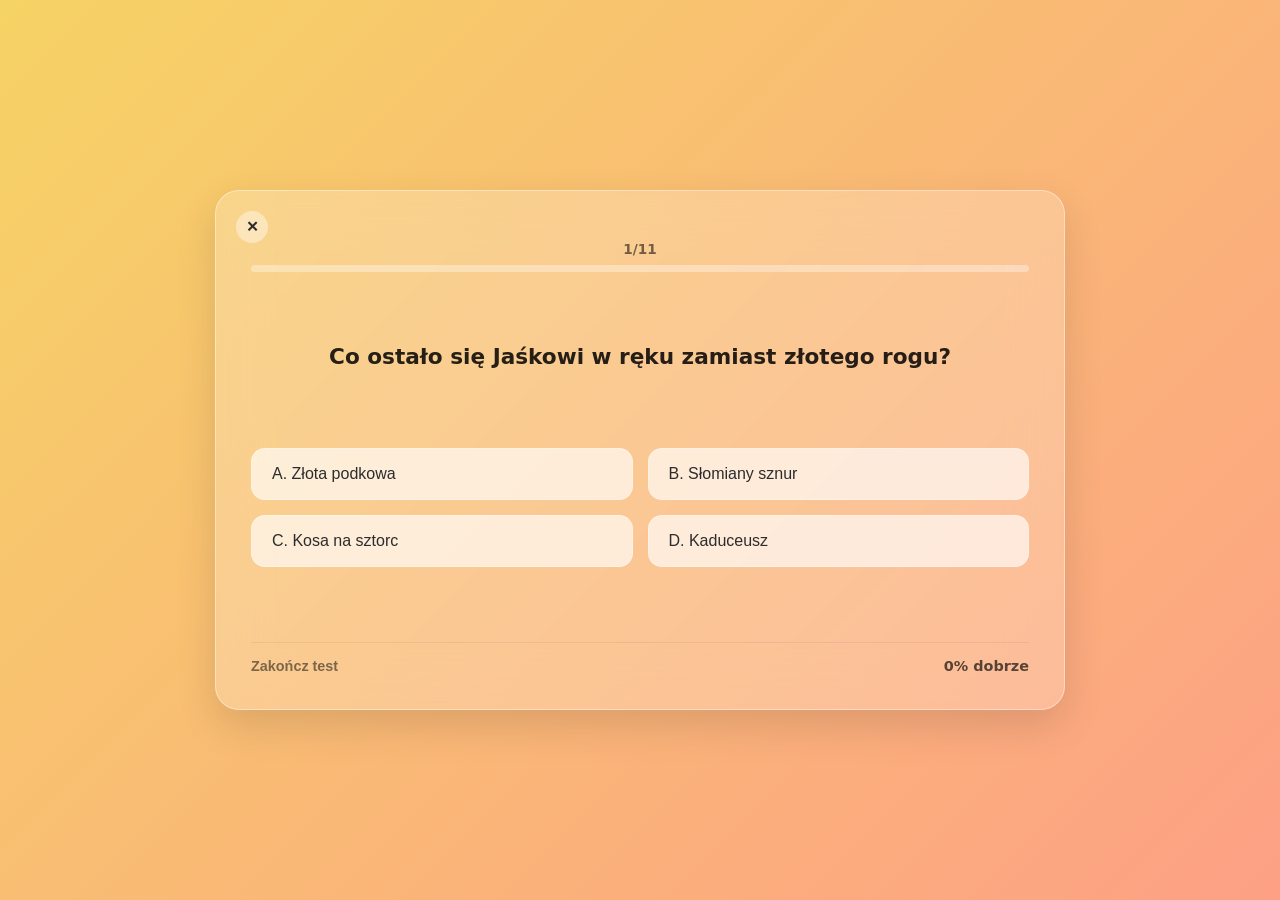
<file: wesele_akt3.html>
<!DOCTYPE html>
<html lang="pl">
<head>
    <meta charset="UTF-8">
    <meta name="viewport" content="width=device-width, initial-scale=1.0">
    <title>Wesele - Ultimate Quiz</title>
    <style>
        :root {
            --font-main: system-ui, -apple-system, BlinkMacSystemFont, "Segoe UI", Roboto, sans-serif;
            --glass-bg: rgba(255, 255, 255, 0.22);
            --glass-border: rgba(255, 255, 255, 0.4);
            --flat-btn-bg: rgba(255, 255, 255, 0.65);
            --flat-btn-hover: rgba(255, 255, 255, 0.9);
            --text-dark: #2c2c2e;
            
            /* Kolory odpowiedzi */
            --color-correct: #2ea84e;
            --color-wrong: #e03b3b;
        }

        * {
            box-sizing: border-box;
            margin: 0;
            padding: 0;
        }

        body {
            font-family: var(--font-main);
            background: linear-gradient(135deg, #f6d365 0%, #fda085 100%);
            min-height: 100vh;
            display: flex;
            justify-content: center;
            align-items: center;
            color: var(--text-dark);
            padding: 20px;
        }

        /* Glassmorphism Panel - Główne okno */
        .glass-panel {
            background: var(--glass-bg);
            backdrop-filter: blur(25px);
            -webkit-backdrop-filter: blur(25px);
            border: 1px solid var(--glass-border);
            border-radius: 24px;
            box-shadow: 0 16px 40px rgba(0, 0, 0, 0.12);
            padding: 35px;
            width: 100%;
            max-width: 850px;
            position: relative;
        }

        /* Pop Animation */
        .pop-anim {
            animation: popIn 0.35s cubic-bezier(0.175, 0.885, 0.32, 1.275) forwards;
        }

        @keyframes popIn {
            0% { transform: scale(0.92); opacity: 0; }
            100% { transform: scale(1); opacity: 1; }
        }

        /* Widoki */
        #quiz-view, #result-view {
            display: none;
        }

        #quiz-view.active, #result-view.active {
            display: flex;
            flex-direction: column;
        }

        /* Konstrukcja bloku o proporcjach zbliżonych do poziomego 6:4 */
        .quiz-box {
            min-height: 520px;
            justify-content: space-between;
        }

        /* Góra quizu */
        .top-bar {
            width: 100%;
            display: flex;
            flex-direction: column;
            align-items: center;
            margin-top: 15px;
            margin-bottom: 20px;
        }

        .progress-text {
            font-size: 0.85rem;
            font-weight: 600;
            margin-bottom: 8px;
            color: rgba(0, 0, 0, 0.55);
        }

        .progress-bar-container {
            width: 100%; /* Pasek na całą szerokość bloku */
            height: 7px;
            background: rgba(255, 255, 255, 0.35);
            border-radius: 4px;
            overflow: hidden;
        }

        .progress-bar-fill {
            height: 100%;
            background: #2c2c2e;
            width: 0%;
            transition: width 0.3s ease;
        }

        /* Treść pytania */
        .question-text {
            font-size: 1.35rem;
            font-weight: 700;
            line-height: 1.4;
            margin-bottom: 25px;
            text-align: center;
            color: rgba(0, 0, 0, 0.85);
        }

        /* Siatka odpowiedzi */
        .answers-grid {
            display: grid;
            grid-template-columns: 1fr 1fr;
            gap: 15px;
            width: 100%;
            margin-bottom: 25px;
        }

        @media (max-width: 650px) {
            .answers-grid {
                grid-template-columns: 1fr;
            }
        }

        /* Przyciski odpowiedzi (płaskie, bez nakładania liquid glass) */
        .answer-btn {
            background: var(--flat-btn-bg);
            border: 1px solid rgba(255, 255, 255, 0.3);
            border-radius: 14px;
            padding: 16px 20px;
            font-size: 1rem;
            font-weight: 500;
            color: var(--text-dark);
            text-align: left;
            cursor: pointer;
            transition: background 0.15s, transform 0.15s, box-shadow 0.15s;
        }

        .answer-btn:hover:not(:disabled) {
            background: var(--flat-btn-hover);
            transform: scale(1.02);
            box-shadow: 0 4px 10px rgba(0,0,0,0.05);
        }

        .answer-btn:disabled {
            cursor: not-allowed;
        }

        /* Klasy weryfikacji odpowiedzi */
        .answer-btn.correct-glow {
            background: var(--color-correct) !important;
            color: #ffffff !important;
            border-color: var(--color-correct) !important;
            font-weight: 600;
            transform: scale(1.02);
        }

        .answer-btn.wrong-glow {
            background: var(--color-wrong) !important;
            color: #ffffff !important;
            border-color: var(--color-wrong) !important;
            transform: scale(0.98);
        }

        /* Dolny stabilny pasek informacyjny */
        .bottom-bar {
            display: flex;
            justify-content: space-between;
            align-items: center;
            width: 100%;
            padding-top: 15px;
            border-top: 1px solid rgba(0, 0, 0, 0.06);
        }

        /* Przyciski funkcyjne */
        .btn-close {
            position: absolute;
            top: 20px;
            left: 20px;
            background: rgba(255, 255, 255, 0.4);
            border: none;
            border-radius: 50%;
            width: 32px;
            height: 32px;
            font-size: 0.95rem;
            font-weight: bold;
            cursor: pointer;
            transition: transform 0.15s, background 0.15s;
            display: flex;
            justify-content: center;
            align-items: center;
            color: var(--text-dark);
        }
        .btn-close:hover { background: rgba(255, 255, 255, 0.75); transform: scale(1.1); }

        .btn-end {
            background: none;
            border: none;
            font-size: 0.9rem;
            font-weight: 600;
            color: rgba(0, 0, 0, 0.5);
            cursor: pointer;
            transition: color 0.15s, transform 0.15s;
        }
        .btn-end:hover { color: #d32f2f; transform: scale(1.03); }

        .stat-percent {
            font-size: 0.9rem;
            font-weight: 700;
            color: rgba(0, 0, 0, 0.65);
        }

        /* Przyciski na ekranie końcowym */
        .flat-action-btn {
            background: var(--flat-btn-bg);
            color: var(--text-dark);
            border: none;
            border-radius: 12px;
            padding: 16px 24px;
            margin: 8px 0;
            font-size: 1.05rem;
            font-weight: 600;
            cursor: pointer;
            transition: all 0.2s ease;
            width: 100%;
            max-width: 350px;
            text-align: center;
            box-shadow: 0 4px 6px rgba(0,0,0,0.03);
        }
        .flat-action-btn:hover {
            background: var(--flat-btn-hover);
            transform: translateY(-2px) scale(1.02);
            box-shadow: 0 6px 12px rgba(0,0,0,0.08);
        }

        /* Statystyki końcowe */
        .result-score { font-size: 4.5rem; font-weight: 800; margin: 10px 0; text-align: center; }
        .result-grade { font-size: 1.6rem; font-weight: 600; margin-bottom: 8px; text-align: center; }
        .result-status { font-size: 2.2rem; font-weight: 800; margin-bottom: 25px; text-transform: uppercase; text-align: center; }
        .status-pass { color: #1e6b27; }
        .status-fail { color: #b01e1e; }
        
        .result-stats {
            display: flex;
            justify-content: space-around;
            width: 100%;
            background: rgba(255, 255, 255, 0.35);
            border-radius: 14px;
            padding: 20px;
            margin-bottom: 30px;
            text-align: center;
        }
        .stat-item span { display: block; font-weight: 800; font-size: 1.5rem; margin-bottom: 4px; }
        .stat-item.correct { color: #1e6b27; }
        .stat-item.incorrect { color: #b01e1e; }
        .stat-item.unanswered { color: #444; }
    </style>
</head>
<body>

    <div id="quiz-view" class="glass-panel quiz-box active pop-anim">
        <button class="btn-close" onclick="window.location.href='index.html'" title="Powrót do index.html">✕</button>
        
        <div class="top-bar">
            <div class="progress-text" id="progress-text">1/60</div>
            <div class="progress-bar-container">
                <div class="progress-bar-fill" id="progress-bar"></div>
            </div>
        </div>

        <div class="question-text" id="question-text">Pobieranie pytania...</div>

        <div class="answers-grid" id="answers-grid">
            </div>

        <div class="bottom-bar">
            <button class="btn-end" onclick="endQuizEarly()">Zakończ test</button>
            <div class="stat-percent" id="current-percent">0% dobrze</div>
        </div>
    </div>

    <div id="result-view" class="glass-panel pop-anim">
        <h2 style="text-align: center; margin-bottom: 15px; font-weight: 700;">Wynik Sprawdzianu</h2>
        <div class="result-score" id="final-score">0%</div>
        <div class="result-status" id="final-status">NIE ZDANO</div>
        <div class="result-grade" id="final-grade">Ocena: 1</div>
        
        <div class="result-stats">
            <div class="stat-item correct">
                <span id="stat-correct">0</span> Poprawne
            </div>
            <div class="stat-item incorrect">
                <span id="stat-incorrect">0</span> Błędne
            </div>
            <div class="stat-item unanswered">
                <span id="stat-unanswered">0</span> Pominięte
            </div>
        </div>

        <div style="display: flex; flex-direction: column; align-items: center; width: 100%;">
            <button class="flat-action-btn" onclick="window.location.href='index.html'">Powrót na główną</button>
            <button class="flat-action-btn" onclick="restartQuiz()">Powtórz test od nowa</button>
        </div>
    </div>

    <script>
        // --- PEŁNA BAZA 60 PYTAŃ NA PODSTAWIE NOTATKI ---
        const quizQuestions = [
            // Kategoria: Akt III
            { text: 'O jakiej porze rozgrywa się Akt III?', options: ['Wieczór', 'Noc', 'Świt', 'Południe'], answer: 1 },
            { text: 'Co robią chłopi o świcie w Akcie III?', options: ['Śpią pijani w izbie', 'Są zmęczeni i wracają do domów', 'Są zebrani na polu, gotowi do walki, trzymają kosy na sztorc', 'Rezygnują z powstania'], answer: 2 },
            { text: 'Co stało się z pamięcią Gospodarza po przebudzeniu o świcie?', options: ['Pamięta każdy szczegół planu', 'Zapomniał o nocnym spotkaniu z Wernyhorą i rozkazach', 'Uciekł z Bronowic ze strachu', 'Postanowił sam ruszyć na Kraków'], answer: 1 },
            { text: 'Kto gubi powierzony przez Gospodarza złoty róg?', options: ['Czepiec', 'Poeta', 'Jasiek', 'Pan Młody'], answer: 2 },
            { text: 'Dlaczego Jasiek zgubił złoty róg?', options: ['Bo napadli go zaborcy', 'Schylił się po swoją czapkę z pawimi piórami', 'Upuścił go, bo był pijany', 'Został mu skradziony przez Chochoła'], answer: 1 },
            { text: 'Co symbolizuje czapka z pawimi piórami?', options: ['Dumną historię Polski', 'Próżność, prywatę, chciwość i przywiązanie do rzeczy błahych', 'Mądrość ludową', 'Gotowość do walki o niepodległość'], answer: 1 },
            { text: 'Co ostało się Jaśkowi w ręku zamiast złotego rogu?', options: ['Złota podkowa', 'Słomiany sznur', 'Kosa na sztorc', 'Kaduceusz'], answer: 1 },
            { text: 'Co robią zebrani bohaterowie pod wpływem muzyki Chochoła w finale?', options: ['Ruszają z kosami na Kraków', 'Wpadają w trans i tańczą hipnotycznie, bez celu (letarg)', 'Klękają do wspólnej modlitwy', 'Zaczynają się bić między sobą'], answer: 1 },
            { text: 'Jakie słynne słowa śpiewa Chochoł pod adresem Jaśka i narodu?', options: ['Cóż tam, panie, w polityce?', 'Na koń, zbudź się!', 'Miałeś, chamie, złoty róg, ostał ci się ino sznur', 'Jak się wszystko dziwnie plecie'], answer: 2 },
            { text: 'Co symbolizuje finałowy "chocholi taniec"?', options: ['Zwycięstwo ducha narodowego', 'Narodowy marazm, bierność, uśpienie i zaprzepaszczenie szans', 'Zgodę między chłopami a panami', 'Oczyszczenie z grzechów'], answer: 1 },
            { text: 'Co oznacza dźwięk piania koguta w finale aktu III?', options: ['Sygnał do ataku', 'Koniec złudzeń, nierealność zrywu i powrót do szarej rzeczywistości', 'Przybycie wojsk Wernyhory', 'Śmierć Gospodarza'], answer: 1 },
       ];

        // --- STAN QUIZU ---
        let currentIndex = 0;
        let correctCount = 0;
        let incorrectCount = 0;

        // --- INICJALIZACJA ---
        window.onload = function() {
            // Tasowanie pytań na starcie
            quizQuestions.sort(() => Math.random() - 0.5);
            renderQuestion();
        };

        function renderQuestion() {
            const currentQuestion = quizQuestions[currentIndex];
            
            // 1. Aktualizacja licznika u góry
            document.getElementById('progress-text').innerText = `${currentIndex + 1}/${quizQuestions.length}`;
            
            // 2. Aktualizacja paska postępu (na całą szerokość)
            const percentProgress = (currentIndex / quizQuestions.length) * 100;
            document.getElementById('progress-bar').style.width = `${percentProgress}%`;

            // 3. Aktualizacja procentu poprawnych (w czasie rzeczywistym)
            const totalAnsweredSoFar = correctCount + incorrectCount;
            let currentAccuracy = 0;
            if (totalAnsweredSoFar > 0) {
                currentAccuracy = Math.round((correctCount / totalAnsweredSoFar) * 100);
            }
            document.getElementById('current-percent').innerText = `${currentAccuracy}% dobrze`;

            // 4. Wyświetlenie pytania z animacją pop
            const qTextEl = document.getElementById('question-text');
            qTextEl.innerText = currentQuestion.text;
            triggerPopAnimation(qTextEl);

            // 5. Generowanie przycisków odpowiedzi
            const grid = document.getElementById('answers-grid');
            grid.innerHTML = '';

            currentQuestion.options.forEach((optionText, idx) => {
                const button = document.createElement('button');
                button.className = 'answer-btn';
                button.innerText = `${String.fromCharCode(65 + idx)}. ${optionText}`;
                button.onclick = function() {
                    checkSelectedAnswer(idx, currentQuestion.answer, button);
                };
                grid.appendChild(button);
            });
        }

        function checkSelectedAnswer(selectedIndex, correctIndex, clickedButton) {
            // Natychmiastowe zablokowanie wszystkich przycisków w siatce
            const allButtons = document.querySelectorAll('.answer-btn');
            allButtons.forEach(btn => btn.disabled = true);

            if (selectedIndex === correctIndex) {
                // Dobrze wybrana -> zielona
                clickedButton.classList.add('correct-glow');
                correctCount++;
            } else {
                // Źle wybrana -> czerwona, a poprawna -> zielona
                clickedButton.classList.add('wrong-glow');
                allButtons[correctIndex].classList.add('correct-glow');
                incorrectCount++;
            }

            // Odczekanie 1.2 sekundy, aby użytkownik zobaczył kolory, po czym przejście dalej
            setTimeout(() => {
                currentIndex++;
                if (currentIndex >= quizQuestions.length) {
                    showFinalResults();
                } else {
                    renderQuestion();
                }
            }, 1200);
        }

        function endQuizEarly() {
            showFinalResults();
        }

        function restartQuiz() {
            currentIndex = 0;
            correctCount = 0;
            incorrectCount = 0;
            quizQuestions.sort(() => Math.random() - 0.5);
            
            document.getElementById('result-view').classList.remove('active');
            const quizView = document.getElementById('quiz-view');
            quizView.classList.add('active');
            triggerPopAnimation(quizView);
            
            renderQuestion();
        }

        function showFinalResults() {
            document.getElementById('quiz-view').classList.remove('active');
            const resultView = document.getElementById('result-view');
            resultView.classList.add('active');
            triggerPopAnimation(resultView);

            const unansweredCount = quizQuestions.length - (correctCount + incorrectCount);
            
            // Wynik końcowy liczony z całej puli pytań
            let finalPercent = 0;
            if (quizQuestions.length > 0) {
                finalPercent = Math.round((correctCount / quizQuestions.length) * 100);
            }

            document.getElementById('final-score').innerText = `${finalPercent}%`;
            document.getElementById('stat-correct').innerText = correctCount;
            document.getElementById('stat-incorrect').innerText = incorrectCount;
            document.getElementById('stat-unanswered').innerText = unansweredCount;

            // Wybór statusu (Zdał / Nie zdał od minimum 71%)
            const statusEl = document.getElementById('final-status');
            if (finalPercent >= 71) {
                statusEl.innerText = "ZDANO";
                statusEl.className = "result-status status-pass";
            } else {
                statusEl.innerText = "NIE ZDANO";
                statusEl.className = "result-status status-fail";
            }

            // Przypisanie oceny wg skali podanej w wytycznych
            let grade = 1;
            if (finalPercent >= 99) grade = 6;
            else if (finalPercent >= 85) grade = 5;
            else if (finalPercent >= 71) grade = 4;
            else if (finalPercent >= 56) grade = 3;
            else if (finalPercent >= 41) grade = 2;
            else grade = 1;

            document.getElementById('final-grade').innerText = `Ocena: ${grade}`;
        }

        function triggerPopAnimation(element) {
            element.classList.remove('pop-anim');
            void element.offsetWidth; // Wymuszenie odświeżenia DOM dla restartu animacji
            element.classList.add('pop-anim');
        }
    </script>
</body>
</html>
</file>
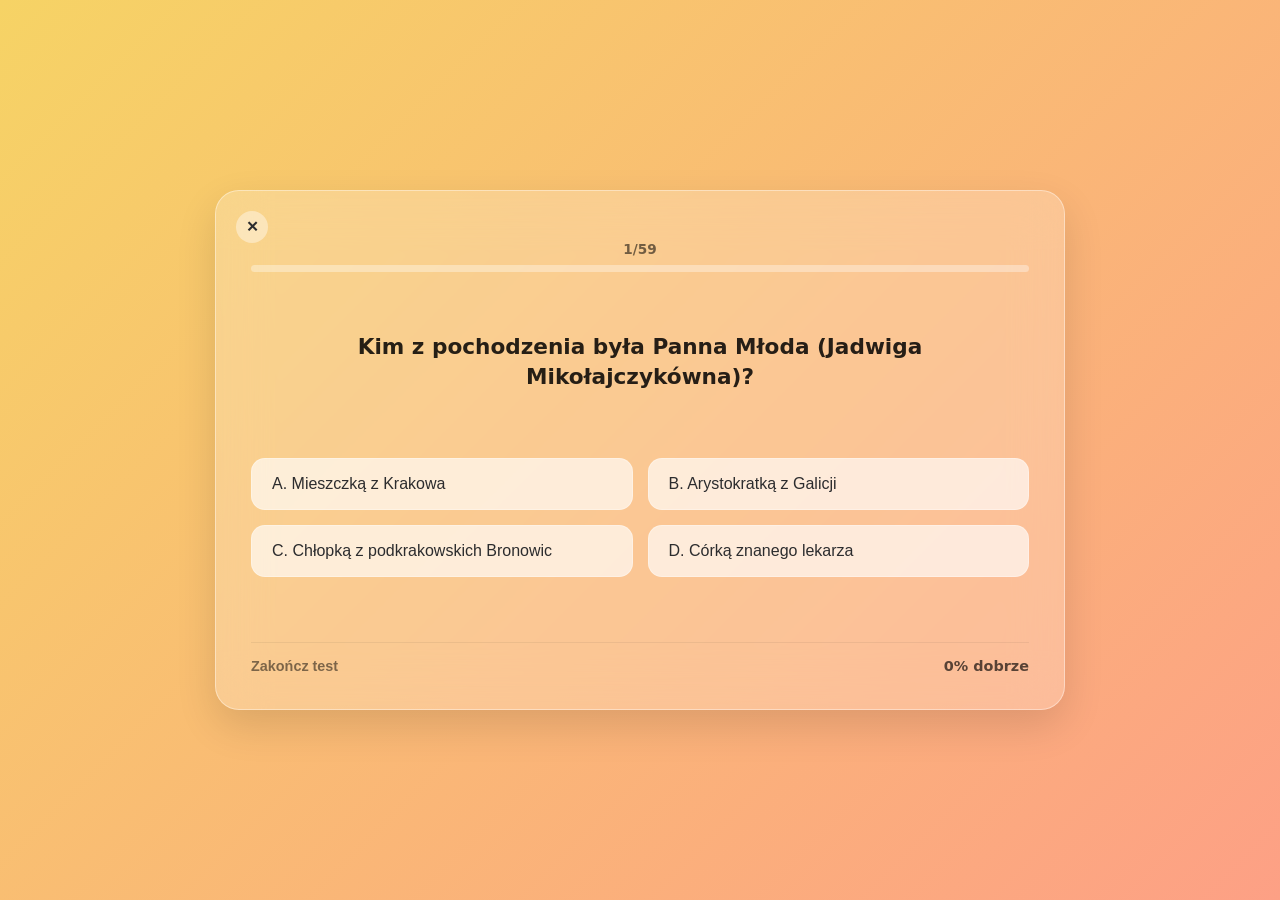
<file: wesele_all.html>
<!DOCTYPE html>
<html lang="pl">
<head>
    <meta charset="UTF-8">
    <meta name="viewport" content="width=device-width, initial-scale=1.0">
    <title>Wesele - Ultimate Quiz</title>
    <style>
        :root {
            --font-main: system-ui, -apple-system, BlinkMacSystemFont, "Segoe UI", Roboto, sans-serif;
            --glass-bg: rgba(255, 255, 255, 0.22);
            --glass-border: rgba(255, 255, 255, 0.4);
            --flat-btn-bg: rgba(255, 255, 255, 0.65);
            --flat-btn-hover: rgba(255, 255, 255, 0.9);
            --text-dark: #2c2c2e;
            
            /* Kolory odpowiedzi */
            --color-correct: #2ea84e;
            --color-wrong: #e03b3b;
        }

        * {
            box-sizing: border-box;
            margin: 0;
            padding: 0;
        }

        body {
            font-family: var(--font-main);
            background: linear-gradient(135deg, #f6d365 0%, #fda085 100%);
            min-height: 100vh;
            display: flex;
            justify-content: center;
            align-items: center;
            color: var(--text-dark);
            padding: 20px;
        }

        /* Glassmorphism Panel - Główne okno */
        .glass-panel {
            background: var(--glass-bg);
            backdrop-filter: blur(25px);
            -webkit-backdrop-filter: blur(25px);
            border: 1px solid var(--glass-border);
            border-radius: 24px;
            box-shadow: 0 16px 40px rgba(0, 0, 0, 0.12);
            padding: 35px;
            width: 100%;
            max-width: 850px;
            position: relative;
        }

        /* Pop Animation */
        .pop-anim {
            animation: popIn 0.35s cubic-bezier(0.175, 0.885, 0.32, 1.275) forwards;
        }

        @keyframes popIn {
            0% { transform: scale(0.92); opacity: 0; }
            100% { transform: scale(1); opacity: 1; }
        }

        /* Widoki */
        #quiz-view, #result-view {
            display: none;
        }

        #quiz-view.active, #result-view.active {
            display: flex;
            flex-direction: column;
        }

        /* Konstrukcja bloku o proporcjach zbliżonych do poziomego 6:4 */
        .quiz-box {
            min-height: 520px;
            justify-content: space-between;
        }

        /* Góra quizu */
        .top-bar {
            width: 100%;
            display: flex;
            flex-direction: column;
            align-items: center;
            margin-top: 15px;
            margin-bottom: 20px;
        }

        .progress-text {
            font-size: 0.85rem;
            font-weight: 600;
            margin-bottom: 8px;
            color: rgba(0, 0, 0, 0.55);
        }

        .progress-bar-container {
            width: 100%; /* Pasek na całą szerokość bloku */
            height: 7px;
            background: rgba(255, 255, 255, 0.35);
            border-radius: 4px;
            overflow: hidden;
        }

        .progress-bar-fill {
            height: 100%;
            background: #2c2c2e;
            width: 0%;
            transition: width 0.3s ease;
        }

        /* Treść pytania */
        .question-text {
            font-size: 1.35rem;
            font-weight: 700;
            line-height: 1.4;
            margin-bottom: 25px;
            text-align: center;
            color: rgba(0, 0, 0, 0.85);
        }

        /* Siatka odpowiedzi */
        .answers-grid {
            display: grid;
            grid-template-columns: 1fr 1fr;
            gap: 15px;
            width: 100%;
            margin-bottom: 25px;
        }

        @media (max-width: 650px) {
            .answers-grid {
                grid-template-columns: 1fr;
            }
        }

        /* Przyciski odpowiedzi (płaskie, bez nakładania liquid glass) */
        .answer-btn {
            background: var(--flat-btn-bg);
            border: 1px solid rgba(255, 255, 255, 0.3);
            border-radius: 14px;
            padding: 16px 20px;
            font-size: 1rem;
            font-weight: 500;
            color: var(--text-dark);
            text-align: left;
            cursor: pointer;
            transition: background 0.15s, transform 0.15s, box-shadow 0.15s;
        }

        .answer-btn:hover:not(:disabled) {
            background: var(--flat-btn-hover);
            transform: scale(1.02);
            box-shadow: 0 4px 10px rgba(0,0,0,0.05);
        }

        .answer-btn:disabled {
            cursor: not-allowed;
        }

        /* Klasy weryfikacji odpowiedzi */
        .answer-btn.correct-glow {
            background: var(--color-correct) !important;
            color: #ffffff !important;
            border-color: var(--color-correct) !important;
            font-weight: 600;
            transform: scale(1.02);
        }

        .answer-btn.wrong-glow {
            background: var(--color-wrong) !important;
            color: #ffffff !important;
            border-color: var(--color-wrong) !important;
            transform: scale(0.98);
        }

        /* Dolny stabilny pasek informacyjny */
        .bottom-bar {
            display: flex;
            justify-content: space-between;
            align-items: center;
            width: 100%;
            padding-top: 15px;
            border-top: 1px solid rgba(0, 0, 0, 0.06);
        }

        /* Przyciski funkcyjne */
        .btn-close {
            position: absolute;
            top: 20px;
            left: 20px;
            background: rgba(255, 255, 255, 0.4);
            border: none;
            border-radius: 50%;
            width: 32px;
            height: 32px;
            font-size: 0.95rem;
            font-weight: bold;
            cursor: pointer;
            transition: transform 0.15s, background 0.15s;
            display: flex;
            justify-content: center;
            align-items: center;
            color: var(--text-dark);
        }
        .btn-close:hover { background: rgba(255, 255, 255, 0.75); transform: scale(1.1); }

        .btn-end {
            background: none;
            border: none;
            font-size: 0.9rem;
            font-weight: 600;
            color: rgba(0, 0, 0, 0.5);
            cursor: pointer;
            transition: color 0.15s, transform 0.15s;
        }
        .btn-end:hover { color: #d32f2f; transform: scale(1.03); }

        .stat-percent {
            font-size: 0.9rem;
            font-weight: 700;
            color: rgba(0, 0, 0, 0.65);
        }

        /* Przyciski na ekranie końcowym */
        .flat-action-btn {
            background: var(--flat-btn-bg);
            color: var(--text-dark);
            border: none;
            border-radius: 12px;
            padding: 16px 24px;
            margin: 8px 0;
            font-size: 1.05rem;
            font-weight: 600;
            cursor: pointer;
            transition: all 0.2s ease;
            width: 100%;
            max-width: 350px;
            text-align: center;
            box-shadow: 0 4px 6px rgba(0,0,0,0.03);
        }
        .flat-action-btn:hover {
            background: var(--flat-btn-hover);
            transform: translateY(-2px) scale(1.02);
            box-shadow: 0 6px 12px rgba(0,0,0,0.08);
        }

        /* Statystyki końcowe */
        .result-score { font-size: 4.5rem; font-weight: 800; margin: 10px 0; text-align: center; }
        .result-grade { font-size: 1.6rem; font-weight: 600; margin-bottom: 8px; text-align: center; }
        .result-status { font-size: 2.2rem; font-weight: 800; margin-bottom: 25px; text-transform: uppercase; text-align: center; }
        .status-pass { color: #1e6b27; }
        .status-fail { color: #b01e1e; }
        
        .result-stats {
            display: flex;
            justify-content: space-around;
            width: 100%;
            background: rgba(255, 255, 255, 0.35);
            border-radius: 14px;
            padding: 20px;
            margin-bottom: 30px;
            text-align: center;
        }
        .stat-item span { display: block; font-weight: 800; font-size: 1.5rem; margin-bottom: 4px; }
        .stat-item.correct { color: #1e6b27; }
        .stat-item.incorrect { color: #b01e1e; }
        .stat-item.unanswered { color: #444; }
    </style>
</head>
<body>

    <div id="quiz-view" class="glass-panel quiz-box active pop-anim">
        <button class="btn-close" onclick="window.location.href='index.html'" title="Powrót do index.html">✕</button>
        
        <div class="top-bar">
            <div class="progress-text" id="progress-text">1/60</div>
            <div class="progress-bar-container">
                <div class="progress-bar-fill" id="progress-bar"></div>
            </div>
        </div>

        <div class="question-text" id="question-text">Pobieranie pytania...</div>

        <div class="answers-grid" id="answers-grid">
            </div>

        <div class="bottom-bar">
            <button class="btn-end" onclick="endQuizEarly()">Zakończ test</button>
            <div class="stat-percent" id="current-percent">0% dobrze</div>
        </div>
    </div>

    <div id="result-view" class="glass-panel pop-anim">
        <h2 style="text-align: center; margin-bottom: 15px; font-weight: 700;">Wynik Sprawdzianu</h2>
        <div class="result-score" id="final-score">0%</div>
        <div class="result-status" id="final-status">NIE ZDANO</div>
        <div class="result-grade" id="final-grade">Ocena: 1</div>
        
        <div class="result-stats">
            <div class="stat-item correct">
                <span id="stat-correct">0</span> Poprawne
            </div>
            <div class="stat-item incorrect">
                <span id="stat-incorrect">0</span> Błędne
            </div>
            <div class="stat-item unanswered">
                <span id="stat-unanswered">0</span> Pominięte
            </div>
        </div>

        <div style="display: flex; flex-direction: column; align-items: center; width: 100%;">
            <button class="flat-action-btn" onclick="window.location.href='index.html'">Powrót na główną</button>
            <button class="flat-action-btn" onclick="restartQuiz()">Powtórz test od nowa</button>
        </div>
    </div>

    <script>
        // --- PEŁNA BAZA 60 PYTAŃ NA PODSTAWIE NOTATKI ---
        const quizQuestions = [
            // Kategoria: Geneza, kontekst i bohaterowie
            { text: 'W którym roku zostało napisane "Wesele" i odbyła się jego premiera?', options: ['1898', '1900', '1901', '1905'], answer: 2 },
            { text: 'Kto był pierwowzorem Pana Młodego w dramacie?', options: ['Lucjan Rydel', 'Włodzimierz Tetmajer', 'Kazimierz Przerwa-Tetmajer', 'Rudolf Starzewski'], answer: 0 },
            { text: 'Kim z pochodzenia była Panna Młoda (Jadwiga Mikołajczykówna)?', options: ['Mieszczką z Krakowa', 'Arystokratką z Galicji', 'Chłopką z podkrakowskich Bronowic', 'Córką znanego lekarza'], answer: 2 },
            { text: 'W czyim domu odbyło się historyczne wesele Rydla?', options: ['W dworku Lucjana Rydla', 'W domu Włodzimierza Tetmajera w Bronowicach', 'W miejskiej kamienicy w Krakowie', 'W karczmie u Żyda Singera'], options: ['W dworku Lucjana Rydla', 'W domu Włodzimierza Tetmajera w Bronowicach', 'W miejskiej kamienicy', 'W karczmie Żyda'], answer: 1 },
            { text: 'Jak nazywa się powierzchowna fascynacja inteligencji wsią i folklorem?', options: ['Chłopofobia', 'Ludomania / chłopomania', 'Dekadentyzm', 'Sarmatyzm'], answer: 1 },
            { text: 'Pod jakim zaborem znajdowała się wówczas Galicja?', options: ['Pruskim', 'Rosyjskim', 'Austriackim', 'Nie była pod zaborem'], answer: 2 },
            { text: 'Jak nazywa się gatunek literacki łączący realizm z fantastyką, reprezentowany przez "Wesele"?', options: ['Dramat klasyczny', 'Dramat modernistyczny / symboliczny', 'Komedia rybałtowska', 'Tragedia antyczna'], answer: 1 },
            { text: 'Do jakiego wielkiego dzieła Adama Mickiewicza nawiązuje struktura "Wesela"?', options: ['Pana Tadeusza', 'Kordiana', 'Dziadów', 'Konrada Wallenroda'], answer: 2 },
            { text: 'Kto ukrywa się pod postacią Dziennikarza?', options: ['Rudolf Starzewski, redaktor konserwatywnego "Czasu"', 'Tadeusz Noskowski', 'Jacek Mikołajczyk', 'Błażej Czepiec'], answer: 0 },
            { text: 'Kim w rzeczywistości był Gospodarz (Włodzimierz Tetmajer)?', options: ['Poetą dekadentem', 'Malarzem, szwagrem Panny Młodej', 'Karczmarzem', 'Lekarzem'], answer: 1 },
            { text: 'Kim w dramacie jest Nos?', options: ['Konserwatywnym politykiem', 'Artystą-dekadentem', 'Bratem Panny Młodej', 'Starym chłopem pamiętającym rzeź'], answer: 1 },
            { text: 'Kim była Rachela, postać wprowadzająca nastrój poetycki?', options: ['Siostrą Pana Młodego', 'Córką karczmarza-Żyda (Pepa Singer)', 'Córką krakowskiego lekarza', 'Wdową po wójcie'], answer: 1 },
            { text: 'Które dwa obrazy wiszące na ścianie w izbie symbolizują tradycję chłopską i religijną?', options: ['Bitwa pod Grunwaldem', 'Obrazy Matki Boskiej Ostrobramskiej i Częstochowskiej', 'Portrety królów polskich', 'Pejzaże Bronowic'], answer: 1 },
            { text: 'Jakie historyczne dzieło Jana Matejki reprodukowane na ścianie izby oznacza mit wspólnej walki?', options: ['Bitwa pod Grunwaldem', 'Stańczyk', 'Bitwa pod Racławicami', 'Hołd Pruski'], answer: 2 },
            { text: 'Która postać ze świata fantastycznego ukazuje się jako pierwsza małej Isi?', options: ['Stańczyk', 'Chochoł', 'Wernyhora', 'Upiór'], answer: 1 },

            // Kategoria: Akt I
            { text: 'O jakiej porze dnia rozgrywa się akcja Aktu I?', options: ['O świcie', 'W południe', 'Wieczorem', 'O północy'], answer: 2 },
            { text: 'Jak brzmi słynne pytanie Czepca otwierające dramat?', options: ['Jak się wszystko dziwnie plecie?', 'Cóż tam, panie, w polityce?', 'Miałeś, chamie, złoty róg?', 'Na koń, zbudź się!'], answer: 1 },
            { text: 'Jak Dziennikarz traktuje Czepca podczas pierwszej rozmowy o polityce?', options: ['Z wielkim szacunkiem', 'Zbywa go, uważając że chłopi są za głupi na politykę', 'Prosi go o radę wyborczą', 'Ignoruje go całkowicie i odchodzi bez słowa'], answer: 1 },
            { text: 'O co Radczyni pyta Kliminę, obnażając swoją kompletną niewiedzę o pracy na wsi?', options: ['O ceny bydła na targu', 'O ponowny ożenek', 'O zasiewy w listopadzie', 'O pieczenie chleba'], answer: 2 },
            { text: 'Do czego Pan Młody porównuje swoją żonę, co świadczy o powierzchownym zachwycie?', options: ['Do lalki krakowskiej', 'Do żywej róży', 'Do anioła z nieba', 'Do nimfy leśnej'], answer: 0 },
            { text: 'Co Pan Młody doradza żonie, gdy ta mówi, że obcierają ją buty?', options: ['Żeby natychmiast je zdjęła i tańczyła boso', 'Żeby usiadła i odpoczęła', 'Żeby zmieniła je na pantofle', 'Żeby poszła zmienić skarpety'], answer: 0 },
            { text: 'O czym marzy Poeta (Kazimierz Przerwa-Tetmajer) w Akcie I?', options: ['O bogactwie i sławie', 'O napisaniu wielkiego, smutnego dramatu o rycerzu', 'O ślubie z wiejską dziewczyną', 'O wyjeździe z kraju'], answer: 1 },
            { text: 'O jakim krwawym wydarzeniu z przeszłości rozmawiają Ojciec z Dziadem?', options: ['O powstaniu styczniowym', 'O konfederacji targowickiej', 'O rabacji galicyjskiej z 1846 roku', 'O bitwie pod Grunwaldem'], answer: 2 },
            { text: 'Kto rzuca hasło, by zaprosić Chochoła na wesele?', options: ['Gospodarz', 'Rachela wraz z Poetą', 'Jasiek z Czepcem', 'Panna Młoda'], answer: 1 },
            { text: 'Jakie słowa Pana Młodego otwierają zjawom drogę do domu?', options: ['Precz stąd, maro!', 'Sprowadź jeszcze kogo chcesz', 'Niech żyje wolność!', 'Chodźcie do tańca'], answer: 1 },
            { text: 'Jaka jest główna wada inteligencji ukazana w Akcie I?', options: ['Agresja wobec chłopów', 'Chłopomania, dekadentyzm, bierność i marzycielstwo', 'Brak wykształcenia', 'Zbytnie przywiązanie do pieniędzy'], answer: 1 },
            { text: 'Jaką cechę chłopów ujawnia ich postawa w Akcie I?', options: ['Całkowitą bierność', 'Nadpobudliwość, pamięć o traumach, ale też szczery patriotyzm', 'Brak zainteresowania krajem', 'Uległość wobec panów'], answer: 1 },

            // Kategoria: Akt II
            { text: 'O jakiej porze rozgrywa się Akt II dramatu?', options: ['Wieczór', 'Noc', 'Świt', 'Południe'], answer: 1 },
            { text: 'Komu ukazuje się Widmo, będące duchem dawnego narzeczonego, malarza Ludwika de Laveaux?', options: ['Gospodyni', 'Marysi', 'Zosi', 'Racheli'], answer: 1 },
            { text: 'Z jakim dziełem Mickiewicza powiązana jest romantyczna wizja Marysi i Widma?', options: ['Z "Panem Tadeuszem"', 'Z balladą "Romantyczność"', 'Z "Konradem Wallenrodem"', 'Z "Księgami narodu polskiego"'], answer: 1 },
            { text: 'Kto ukazuje się Dziennikarzowi i staje się jego wyrzutem sumienia?', options: ['Wernyhora', 'Rycerz', 'Stańczyk', 'Hetman'], answer: 2 },
            { text: 'Do jakiego ugrupowania politycznego w Krakowie należał Dziennikarz?', options: ['Demokratów', 'Stańczyków (konserwatystów)', 'Socjalistów', 'Ludowców'], answer: 1 },
            { text: 'Co Stańczyk wręcza Dziennikarzowi jako symbol bezużytecznej publicystyki?', options: ['Złoty róg', 'Miecz', 'Złotą podkowę', 'Kaduceusz (laskę błazeńską)'], answer: 3 },
            { text: 'Która postać fantastyczna ukazuje się Poecie?', options: ['Zawisza Czarny (Rycerz)', 'Stańczyk', 'Jakub Szela', 'Hetman Branicki'], answer: 0 },
            { text: 'Do czego Rycerz wzywa Poetę słowami "Na koń, zbudź się!"?', options: ['Do porzucenia poezji', 'Do podjęcia roli wieszcza i wezwania narodu do walki', 'Do ucieczki z wesela', 'Do walki o serce Racheli'], answer: 1 },
            { text: 'Dlaczego Poeta nie podejmuje wezwania Rycerza?', options: ['Bo nie słyszy jego głosu', 'Przez dekadencki strach, poczucie bezsensu i wewnętrzną niemoc', 'Bo woli tańczyć na weselu', 'Bo chłopi go powstrzymują'], answer: 1 },
            { text: 'Która postać historyczna, symbol zdrady (Targowica), ukazuje się Panu Młodemu?', options: ['Jakub Szela', 'Stańczyk', 'Hetman Franciszek Ksawery Branicki', 'Zawisza Czarny'], answer: 2 },
            { text: 'O co Hetman oskarża Pana Młodego w Akcie II?', options: ['O tchórzostwo w bitwie', 'O zdradę własnego stanu (szlachty) przez ślub z chłopką', 'O kradzież pieniędzy', 'O brak talentu literackiego'], answer: 1 },
            { text: 'Komu ukazuje się Upiór (Jakub Szela)?', options: ['Gospodarzowi', 'Czepcowi', 'Dziadowi', 'Ojcu'], answer: 2 },
            { text: 'Czego symbolem jest krwawa plama na czole Upiora (Jakuba Szeli)?', options: ['Zwycięstwa chłopów', 'Zbrodni rabacji, której nie da się zapomnieć ani wybaczyć', 'Trudu pracy na roli', 'Wybrania przez bóstwo'], answer: 1 },
            { text: 'Kto jest najważniejszą zjawą Aktu II, która przybywa do Gospodarza?', options: ['Stańczyk', 'Rycerz', 'Wernyhora', 'Chochoł'], answer: 2 },
            { text: 'Co symbolizuje postać Wernyhory?', options: ['Zdradę narodową', 'Proroctwo, nadzieję na zryw narodowy i zjednoczenie', 'Koniec świata', 'Zbrodnię i karę'], answer: 1 },
            { text: 'Jaki rekwizyt Wernyhora powierza Gospodarzowi do zwołania powstania?', options: ['Złotą podkowę', 'Miecz sprawiedliwości', 'Złoty róg', 'Słomiany sznur'], answer: 2 },
            { text: 'Co dzieje się ze złotą podkową zgubioną przez Wernyhorę?', options: ['Gospodarz wyrzuca ją za okno', 'Gospodyni chowa ją egoistycznie do kufra', 'Jasiek gubi ją w błocie', 'Czepiec przekuwa ją na broń'], answer: 1 },

            // Kategoria: Akt III
            { text: 'O jakiej porze rozgrywa się Akt III?', options: ['Wieczór', 'Noc', 'Świt', 'Południe'], answer: 1 },
            { text: 'Co robią chłopi o świcie w Akcie III?', options: ['Śpią pijani w izbie', 'Są zmęczeni i wracają do domów', 'Są zebrani na polu, gotowi do walki, trzymają kosy na sztorc', 'Rezygnują z powstania'], answer: 2 },
            { text: 'Co stało się z pamięcią Gospodarza po przebudzeniu o świcie?', options: ['Pamięta każdy szczegół planu', 'Zapomniał o nocnym spotkaniu z Wernyhorą i rozkazach', 'Uciekł z Bronowic ze strachu', 'Postanowił sam ruszyć na Kraków'], answer: 1 },
            { text: 'Kto gubi powierzony przez Gospodarza złoty róg?', options: ['Czepiec', 'Poeta', 'Jasiek', 'Pan Młody'], answer: 2 },
            { text: 'Dlaczego Jasiek zgubił złoty róg?', options: ['Bo napadli go zaborcy', 'Schylił się po swoją czapkę z pawimi piórami', 'Upuścił go, bo był pijany', 'Został mu skradziony przez Chochoła'], answer: 1 },
            { text: 'Co symbolizuje czapka z pawimi piórami?', options: ['Dumną historię Polski', 'Próżność, prywatę, chciwość i przywiązanie do rzeczy błahych', 'Mądrość ludową', 'Gotowość do walki o niepodległość'], answer: 1 },
            { text: 'Co ostało się Jaśkowi w ręku zamiast złotego rogu?', options: ['Złota podkowa', 'Słomiany sznur', 'Kosa na sztorc', 'Kaduceusz'], answer: 1 },
            { text: 'Co robią zebrani bohaterowie pod wpływem muzyki Chochoła w finale?', options: ['Ruszają z kosami na Kraków', 'Wpadają w trans i tańczą hipnotycznie, bez celu (letarg)', 'Klękają do wspólnej modlitwy', 'Zaczynają się bić między sobą'], answer: 1 },
            { text: 'Jakie słynne słowa śpiewa Chochoł pod adresem Jaśka i narodu?', options: ['Cóż tam, panie, w polityce?', 'Na koń, zbudź się!', 'Miałeś, chamie, złoty róg, ostał ci się ino sznur', 'Jak się wszystko dziwnie plecie'], answer: 2 },
            { text: 'Co symbolizuje finałowy "chocholi taniec"?', options: ['Zwycięstwo ducha narodowego', 'Narodowy marazm, bierność, uśpienie i zaprzepaszczenie szans', 'Zgodę między chłopami a panami', 'Oczyszczenie z grzechów'], answer: 1 },
            { text: 'Co oznacza dźwięk piania koguta w finale aktu III?', options: ['Sygnał do ataku', 'Koniec złudzeń, nierealność zrywu i powrót do szarej rzeczywistości', 'Przybycie wojsk Wernyhory', 'Śmierć Gospodarza'], answer: 1 },

            // Kategoria: Symbole i tematy ogólne
            { text: 'Co symbolizuje sama figura Chochoła w sensie pozytywnym?', options: ['Śmierć i zniszczenie', 'Nadzieję – skrywa w środku żywą różę, która odżyje wiosną', 'Wiejską biedę', 'Zwycięstwo militarne'], answer: 1 },
            { text: 'Co symbolizuje utracony "Złoty róg"?', options: ['Bogactwo materialne', 'Sygnał do powstania, ducha bojowego i szansę na wolność', 'Władzę królewską', 'Zdradę magnatów'], answer: 1 },
            { text: 'Co oznacza symbol "Złotej podkowy"?', options: ['Szczęście ukryte/odłożone na przyszłość lub zaprzepaszczoną szansę', 'Tradycję polskiego rzemiosła', 'Sojusz polsko-ukraiński', 'Pychę arystokracji'], answer: 0 },
            { text: 'Jaki tragiczny wniosek płynie z "Wesela" na temat polskiego społeczeństwa?', options: ['Chłopi są zbyt agresywni, by z nimi współpracować', 'Przez brak prawdziwej jedności i paraliż inteligencji naród nie jest gotowy do wolności', 'Jedyną barierą jest brak broni', 'Zaborcy są zbyt silni, by z nimi walczyć'], answer: 1 }
        ];

        // --- STAN QUIZU ---
        let currentIndex = 0;
        let correctCount = 0;
        let incorrectCount = 0;

        // --- INICJALIZACJA ---
        window.onload = function() {
            // Tasowanie pytań na starcie
            quizQuestions.sort(() => Math.random() - 0.5);
            renderQuestion();
        };

        function renderQuestion() {
            const currentQuestion = quizQuestions[currentIndex];
            
            // 1. Aktualizacja licznika u góry
            document.getElementById('progress-text').innerText = `${currentIndex + 1}/${quizQuestions.length}`;
            
            // 2. Aktualizacja paska postępu (na całą szerokość)
            const percentProgress = (currentIndex / quizQuestions.length) * 100;
            document.getElementById('progress-bar').style.width = `${percentProgress}%`;

            // 3. Aktualizacja procentu poprawnych (w czasie rzeczywistym)
            const totalAnsweredSoFar = correctCount + incorrectCount;
            let currentAccuracy = 0;
            if (totalAnsweredSoFar > 0) {
                currentAccuracy = Math.round((correctCount / totalAnsweredSoFar) * 100);
            }
            document.getElementById('current-percent').innerText = `${currentAccuracy}% dobrze`;

            // 4. Wyświetlenie pytania z animacją pop
            const qTextEl = document.getElementById('question-text');
            qTextEl.innerText = currentQuestion.text;
            triggerPopAnimation(qTextEl);

            // 5. Generowanie przycisków odpowiedzi
            const grid = document.getElementById('answers-grid');
            grid.innerHTML = '';

            currentQuestion.options.forEach((optionText, idx) => {
                const button = document.createElement('button');
                button.className = 'answer-btn';
                button.innerText = `${String.fromCharCode(65 + idx)}. ${optionText}`;
                button.onclick = function() {
                    checkSelectedAnswer(idx, currentQuestion.answer, button);
                };
                grid.appendChild(button);
            });
        }

        function checkSelectedAnswer(selectedIndex, correctIndex, clickedButton) {
            // Natychmiastowe zablokowanie wszystkich przycisków w siatce
            const allButtons = document.querySelectorAll('.answer-btn');
            allButtons.forEach(btn => btn.disabled = true);

            if (selectedIndex === correctIndex) {
                // Dobrze wybrana -> zielona
                clickedButton.classList.add('correct-glow');
                correctCount++;
            } else {
                // Źle wybrana -> czerwona, a poprawna -> zielona
                clickedButton.classList.add('wrong-glow');
                allButtons[correctIndex].classList.add('correct-glow');
                incorrectCount++;
            }

            // Odczekanie 1.2 sekundy, aby użytkownik zobaczył kolory, po czym przejście dalej
            setTimeout(() => {
                currentIndex++;
                if (currentIndex >= quizQuestions.length) {
                    showFinalResults();
                } else {
                    renderQuestion();
                }
            }, 1200);
        }

        function endQuizEarly() {
            showFinalResults();
        }

        function restartQuiz() {
            currentIndex = 0;
            correctCount = 0;
            incorrectCount = 0;
            quizQuestions.sort(() => Math.random() - 0.5);
            
            document.getElementById('result-view').classList.remove('active');
            const quizView = document.getElementById('quiz-view');
            quizView.classList.add('active');
            triggerPopAnimation(quizView);
            
            renderQuestion();
        }

        function showFinalResults() {
            document.getElementById('quiz-view').classList.remove('active');
            const resultView = document.getElementById('result-view');
            resultView.classList.add('active');
            triggerPopAnimation(resultView);

            const unansweredCount = quizQuestions.length - (correctCount + incorrectCount);
            
            // Wynik końcowy liczony z całej puli pytań
            let finalPercent = 0;
            if (quizQuestions.length > 0) {
                finalPercent = Math.round((correctCount / quizQuestions.length) * 100);
            }

            document.getElementById('final-score').innerText = `${finalPercent}%`;
            document.getElementById('stat-correct').innerText = correctCount;
            document.getElementById('stat-incorrect').innerText = incorrectCount;
            document.getElementById('stat-unanswered').innerText = unansweredCount;

            // Wybór statusu (Zdał / Nie zdał od minimum 71%)
            const statusEl = document.getElementById('final-status');
            if (finalPercent >= 71) {
                statusEl.innerText = "ZDANO";
                statusEl.className = "result-status status-pass";
            } else {
                statusEl.innerText = "NIE ZDANO";
                statusEl.className = "result-status status-fail";
            }

            // Przypisanie oceny wg skali podanej w wytycznych
            let grade = 1;
            if (finalPercent >= 99) grade = 6;
            else if (finalPercent >= 85) grade = 5;
            else if (finalPercent >= 71) grade = 4;
            else if (finalPercent >= 56) grade = 3;
            else if (finalPercent >= 41) grade = 2;
            else grade = 1;

            document.getElementById('final-grade').innerText = `Ocena: ${grade}`;
        }

        function triggerPopAnimation(element) {
            element.classList.remove('pop-anim');
            void element.offsetWidth; // Wymuszenie odświeżenia DOM dla restartu animacji
            element.classList.add('pop-anim');
        }
    </script>
</body>
</html>
</file>
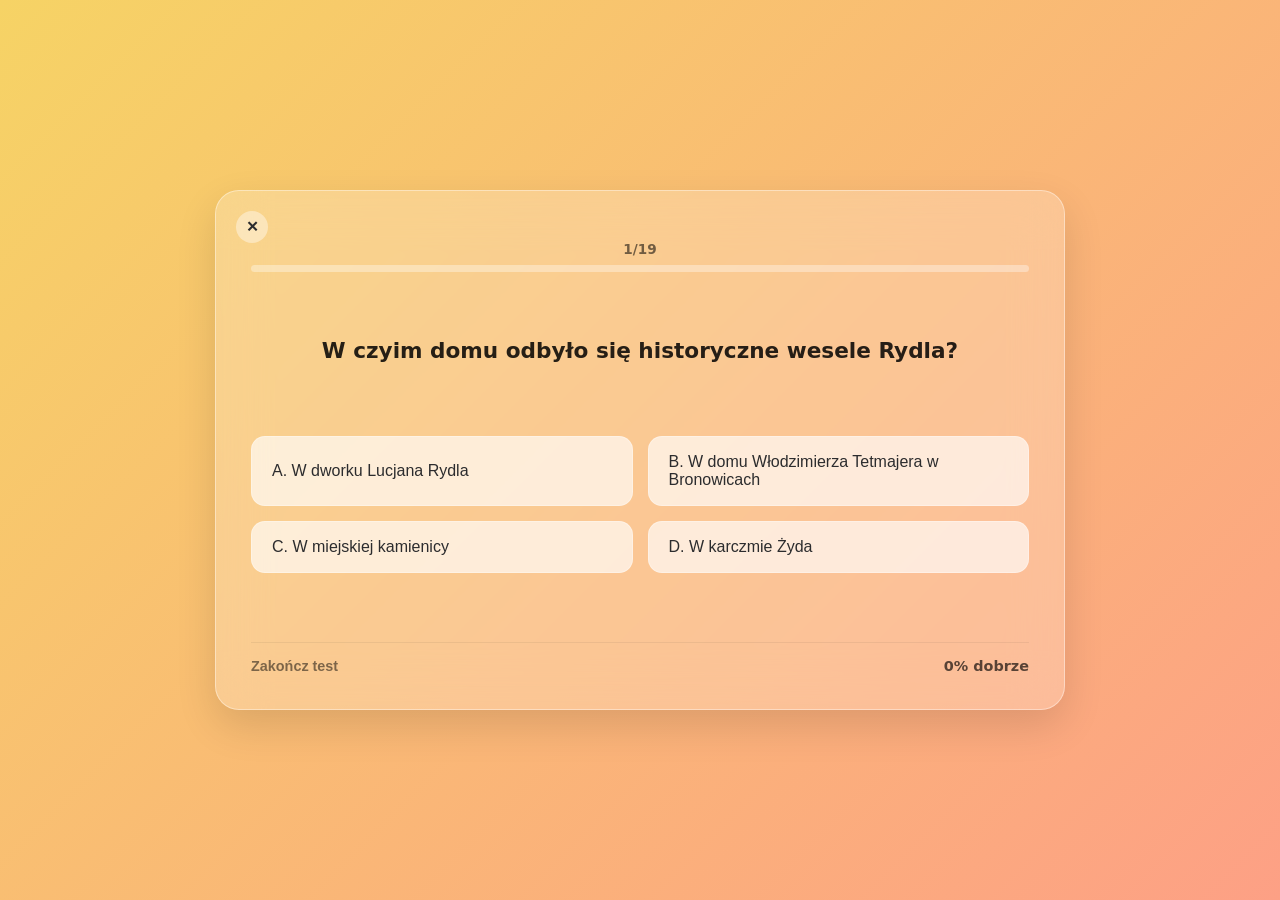
<file: wesele_ogolne.html>
<!DOCTYPE html>
<html lang="pl">
<head>
    <meta charset="UTF-8">
    <meta name="viewport" content="width=device-width, initial-scale=1.0">
    <title>Wesele - Ultimate Quiz</title>
    <style>
        :root {
            --font-main: system-ui, -apple-system, BlinkMacSystemFont, "Segoe UI", Roboto, sans-serif;
            --glass-bg: rgba(255, 255, 255, 0.22);
            --glass-border: rgba(255, 255, 255, 0.4);
            --flat-btn-bg: rgba(255, 255, 255, 0.65);
            --flat-btn-hover: rgba(255, 255, 255, 0.9);
            --text-dark: #2c2c2e;
            
            /* Kolory odpowiedzi */
            --color-correct: #2ea84e;
            --color-wrong: #e03b3b;
        }

        * {
            box-sizing: border-box;
            margin: 0;
            padding: 0;
        }

        body {
            font-family: var(--font-main);
            background: linear-gradient(135deg, #f6d365 0%, #fda085 100%);
            min-height: 100vh;
            display: flex;
            justify-content: center;
            align-items: center;
            color: var(--text-dark);
            padding: 20px;
        }

        /* Glassmorphism Panel - Główne okno */
        .glass-panel {
            background: var(--glass-bg);
            backdrop-filter: blur(25px);
            -webkit-backdrop-filter: blur(25px);
            border: 1px solid var(--glass-border);
            border-radius: 24px;
            box-shadow: 0 16px 40px rgba(0, 0, 0, 0.12);
            padding: 35px;
            width: 100%;
            max-width: 850px;
            position: relative;
        }

        /* Pop Animation */
        .pop-anim {
            animation: popIn 0.35s cubic-bezier(0.175, 0.885, 0.32, 1.275) forwards;
        }

        @keyframes popIn {
            0% { transform: scale(0.92); opacity: 0; }
            100% { transform: scale(1); opacity: 1; }
        }

        /* Widoki */
        #quiz-view, #result-view {
            display: none;
        }

        #quiz-view.active, #result-view.active {
            display: flex;
            flex-direction: column;
        }

        /* Konstrukcja bloku o proporcjach zbliżonych do poziomego 6:4 */
        .quiz-box {
            min-height: 520px;
            justify-content: space-between;
        }

        /* Góra quizu */
        .top-bar {
            width: 100%;
            display: flex;
            flex-direction: column;
            align-items: center;
            margin-top: 15px;
            margin-bottom: 20px;
        }

        .progress-text {
            font-size: 0.85rem;
            font-weight: 600;
            margin-bottom: 8px;
            color: rgba(0, 0, 0, 0.55);
        }

        .progress-bar-container {
            width: 100%; /* Pasek na całą szerokość bloku */
            height: 7px;
            background: rgba(255, 255, 255, 0.35);
            border-radius: 4px;
            overflow: hidden;
        }

        .progress-bar-fill {
            height: 100%;
            background: #2c2c2e;
            width: 0%;
            transition: width 0.3s ease;
        }

        /* Treść pytania */
        .question-text {
            font-size: 1.35rem;
            font-weight: 700;
            line-height: 1.4;
            margin-bottom: 25px;
            text-align: center;
            color: rgba(0, 0, 0, 0.85);
        }

        /* Siatka odpowiedzi */
        .answers-grid {
            display: grid;
            grid-template-columns: 1fr 1fr;
            gap: 15px;
            width: 100%;
            margin-bottom: 25px;
        }

        @media (max-width: 650px) {
            .answers-grid {
                grid-template-columns: 1fr;
            }
        }

        /* Przyciski odpowiedzi (płaskie, bez nakładania liquid glass) */
        .answer-btn {
            background: var(--flat-btn-bg);
            border: 1px solid rgba(255, 255, 255, 0.3);
            border-radius: 14px;
            padding: 16px 20px;
            font-size: 1rem;
            font-weight: 500;
            color: var(--text-dark);
            text-align: left;
            cursor: pointer;
            transition: background 0.15s, transform 0.15s, box-shadow 0.15s;
        }

        .answer-btn:hover:not(:disabled) {
            background: var(--flat-btn-hover);
            transform: scale(1.02);
            box-shadow: 0 4px 10px rgba(0,0,0,0.05);
        }

        .answer-btn:disabled {
            cursor: not-allowed;
        }

        /* Klasy weryfikacji odpowiedzi */
        .answer-btn.correct-glow {
            background: var(--color-correct) !important;
            color: #ffffff !important;
            border-color: var(--color-correct) !important;
            font-weight: 600;
            transform: scale(1.02);
        }

        .answer-btn.wrong-glow {
            background: var(--color-wrong) !important;
            color: #ffffff !important;
            border-color: var(--color-wrong) !important;
            transform: scale(0.98);
        }

        /* Dolny stabilny pasek informacyjny */
        .bottom-bar {
            display: flex;
            justify-content: space-between;
            align-items: center;
            width: 100%;
            padding-top: 15px;
            border-top: 1px solid rgba(0, 0, 0, 0.06);
        }

        /* Przyciski funkcyjne */
        .btn-close {
            position: absolute;
            top: 20px;
            left: 20px;
            background: rgba(255, 255, 255, 0.4);
            border: none;
            border-radius: 50%;
            width: 32px;
            height: 32px;
            font-size: 0.95rem;
            font-weight: bold;
            cursor: pointer;
            transition: transform 0.15s, background 0.15s;
            display: flex;
            justify-content: center;
            align-items: center;
            color: var(--text-dark);
        }
        .btn-close:hover { background: rgba(255, 255, 255, 0.75); transform: scale(1.1); }

        .btn-end {
            background: none;
            border: none;
            font-size: 0.9rem;
            font-weight: 600;
            color: rgba(0, 0, 0, 0.5);
            cursor: pointer;
            transition: color 0.15s, transform 0.15s;
        }
        .btn-end:hover { color: #d32f2f; transform: scale(1.03); }

        .stat-percent {
            font-size: 0.9rem;
            font-weight: 700;
            color: rgba(0, 0, 0, 0.65);
        }

        /* Przyciski na ekranie końcowym */
        .flat-action-btn {
            background: var(--flat-btn-bg);
            color: var(--text-dark);
            border: none;
            border-radius: 12px;
            padding: 16px 24px;
            margin: 8px 0;
            font-size: 1.05rem;
            font-weight: 600;
            cursor: pointer;
            transition: all 0.2s ease;
            width: 100%;
            max-width: 350px;
            text-align: center;
            box-shadow: 0 4px 6px rgba(0,0,0,0.03);
        }
        .flat-action-btn:hover {
            background: var(--flat-btn-hover);
            transform: translateY(-2px) scale(1.02);
            box-shadow: 0 6px 12px rgba(0,0,0,0.08);
        }

        /* Statystyki końcowe */
        .result-score { font-size: 4.5rem; font-weight: 800; margin: 10px 0; text-align: center; }
        .result-grade { font-size: 1.6rem; font-weight: 600; margin-bottom: 8px; text-align: center; }
        .result-status { font-size: 2.2rem; font-weight: 800; margin-bottom: 25px; text-transform: uppercase; text-align: center; }
        .status-pass { color: #1e6b27; }
        .status-fail { color: #b01e1e; }
        
        .result-stats {
            display: flex;
            justify-content: space-around;
            width: 100%;
            background: rgba(255, 255, 255, 0.35);
            border-radius: 14px;
            padding: 20px;
            margin-bottom: 30px;
            text-align: center;
        }
        .stat-item span { display: block; font-weight: 800; font-size: 1.5rem; margin-bottom: 4px; }
        .stat-item.correct { color: #1e6b27; }
        .stat-item.incorrect { color: #b01e1e; }
        .stat-item.unanswered { color: #444; }
    </style>
</head>
<body>

    <div id="quiz-view" class="glass-panel quiz-box active pop-anim">
        <button class="btn-close" onclick="window.location.href='index.html'" title="Powrót do index.html">✕</button>
        
        <div class="top-bar">
            <div class="progress-text" id="progress-text">1/60</div>
            <div class="progress-bar-container">
                <div class="progress-bar-fill" id="progress-bar"></div>
            </div>
        </div>

        <div class="question-text" id="question-text">Pobieranie pytania...</div>

        <div class="answers-grid" id="answers-grid">
            </div>

        <div class="bottom-bar">
            <button class="btn-end" onclick="endQuizEarly()">Zakończ test</button>
            <div class="stat-percent" id="current-percent">0% dobrze</div>
        </div>
    </div>

    <div id="result-view" class="glass-panel pop-anim">
        <h2 style="text-align: center; margin-bottom: 15px; font-weight: 700;">Wynik Sprawdzianu</h2>
        <div class="result-score" id="final-score">0%</div>
        <div class="result-status" id="final-status">NIE ZDANO</div>
        <div class="result-grade" id="final-grade">Ocena: 1</div>
        
        <div class="result-stats">
            <div class="stat-item correct">
                <span id="stat-correct">0</span> Poprawne
            </div>
            <div class="stat-item incorrect">
                <span id="stat-incorrect">0</span> Błędne
            </div>
            <div class="stat-item unanswered">
                <span id="stat-unanswered">0</span> Pominięte
            </div>
        </div>

        <div style="display: flex; flex-direction: column; align-items: center; width: 100%;">
            <button class="flat-action-btn" onclick="window.location.href='index.html'">Powrót na główną</button>
            <button class="flat-action-btn" onclick="restartQuiz()">Powtórz test od nowa</button>
        </div>
    </div>

    <script>
        // --- PEŁNA BAZA 60 PYTAŃ NA PODSTAWIE NOTATKI ---
        const quizQuestions = [
            // Kategoria: Geneza, kontekst i bohaterowie
            { text: 'W którym roku zostało napisane "Wesele" i odbyła się jego premiera?', options: ['1898', '1900', '1901', '1905'], answer: 2 },
            { text: 'Kto był pierwowzorem Pana Młodego w dramacie?', options: ['Lucjan Rydel', 'Włodzimierz Tetmajer', 'Kazimierz Przerwa-Tetmajer', 'Rudolf Starzewski'], answer: 0 },
            { text: 'Kim z pochodzenia była Panna Młoda (Jadwiga Mikołajczykówna)?', options: ['Mieszczką z Krakowa', 'Arystokratką z Galicji', 'Chłopką z podkrakowskich Bronowic', 'Córką znanego lekarza'], answer: 2 },
            { text: 'W czyim domu odbyło się historyczne wesele Rydla?', options: ['W dworku Lucjana Rydla', 'W domu Włodzimierza Tetmajera w Bronowicach', 'W miejskiej kamienicy w Krakowie', 'W karczmie u Żyda Singera'], options: ['W dworku Lucjana Rydla', 'W domu Włodzimierza Tetmajera w Bronowicach', 'W miejskiej kamienicy', 'W karczmie Żyda'], answer: 1 },
            { text: 'Jak nazywa się powierzchowna fascynacja inteligencji wsią i folklorem?', options: ['Chłopofobia', 'Ludomania / chłopomania', 'Dekadentyzm', 'Sarmatyzm'], answer: 1 },
            { text: 'Pod jakim zaborem znajdowała się wówczas Galicja?', options: ['Pruskim', 'Rosyjskim', 'Austriackim', 'Nie była pod zaborem'], answer: 2 },
            { text: 'Jak nazywa się gatunek literacki łączący realizm z fantastyką, reprezentowany przez "Wesele"?', options: ['Dramat klasyczny', 'Dramat modernistyczny / symboliczny', 'Komedia rybałtowska', 'Tragedia antyczna'], answer: 1 },
            { text: 'Do jakiego wielkiego dzieła Adama Mickiewicza nawiązuje struktura "Wesela"?', options: ['Pana Tadeusza', 'Kordiana', 'Dziadów', 'Konrada Wallenroda'], answer: 2 },
            { text: 'Kto ukrywa się pod postacią Dziennikarza?', options: ['Rudolf Starzewski, redaktor konserwatywnego "Czasu"', 'Tadeusz Noskowski', 'Jacek Mikołajczyk', 'Błażej Czepiec'], answer: 0 },
            { text: 'Kim w rzeczywistości był Gospodarz (Włodzimierz Tetmajer)?', options: ['Poetą dekadentem', 'Malarzem, szwagrem Panny Młodej', 'Karczmarzem', 'Lekarzem'], answer: 1 },
            { text: 'Kim w dramacie jest Nos?', options: ['Konserwatywnym politykiem', 'Artystą-dekadentem', 'Bratem Panny Młodej', 'Starym chłopem pamiętającym rzeź'], answer: 1 },
            { text: 'Kim była Rachela, postać wprowadzająca nastrój poetycki?', options: ['Siostrą Pana Młodego', 'Córką karczmarza-Żyda (Pepa Singer)', 'Córką krakowskiego lekarza', 'Wdową po wójcie'], answer: 1 },
            { text: 'Które dwa obrazy wiszące na ścianie w izbie symbolizują tradycję chłopską i religijną?', options: ['Bitwa pod Grunwaldem', 'Obrazy Matki Boskiej Ostrobramskiej i Częstochowskiej', 'Portrety królów polskich', 'Pejzaże Bronowic'], answer: 1 },
            { text: 'Jakie historyczne dzieło Jana Matejki reprodukowane na ścianie izby oznacza mit wspólnej walki?', options: ['Bitwa pod Grunwaldem', 'Stańczyk', 'Bitwa pod Racławicami', 'Hołd Pruski'], answer: 2 },
            { text: 'Która postać ze świata fantastycznego ukazuje się jako pierwsza małej Isi?', options: ['Stańczyk', 'Chochoł', 'Wernyhora', 'Upiór'], answer: 1 },
            
            // Kategoria: Symbole i tematy ogólne
            { text: 'Co symbolizuje sama figura Chochoła w sensie pozytywnym?', options: ['Śmierć i zniszczenie', 'Nadzieję – skrywa w środku żywą różę, która odżyje wiosną', 'Wiejską biedę', 'Zwycięstwo militarne'], answer: 1 },
            { text: 'Co symbolizuje utracony "Złoty róg"?', options: ['Bogactwo materialne', 'Sygnał do powstania, ducha bojowego i szansę na wolność', 'Władzę królewską', 'Zdradę magnatów'], answer: 1 },
            { text: 'Co oznacza symbol "Złotej podkowy"?', options: ['Szczęście ukryte/odłożone na przyszłość lub zaprzepaszczoną szansę', 'Tradycję polskiego rzemiosła', 'Sojusz polsko-ukraiński', 'Pychę arystokracji'], answer: 0 },
            { text: 'Jaki tragiczny wniosek płynie z "Wesela" na temat polskiego społeczeństwa?', options: ['Chłopi są zbyt agresywni, by z nimi współpracować', 'Przez brak prawdziwej jedności i paraliż inteligencji naród nie jest gotowy do wolności', 'Jedyną barierą jest brak broni', 'Zaborcy są zbyt silni, by z nimi walczyć'], answer: 1 }
        ];

        // --- STAN QUIZU ---
        let currentIndex = 0;
        let correctCount = 0;
        let incorrectCount = 0;

        // --- INICJALIZACJA ---
        window.onload = function() {
            // Tasowanie pytań na starcie
            quizQuestions.sort(() => Math.random() - 0.5);
            renderQuestion();
        };

        function renderQuestion() {
            const currentQuestion = quizQuestions[currentIndex];
            
            // 1. Aktualizacja licznika u góry
            document.getElementById('progress-text').innerText = `${currentIndex + 1}/${quizQuestions.length}`;
            
            // 2. Aktualizacja paska postępu (na całą szerokość)
            const percentProgress = (currentIndex / quizQuestions.length) * 100;
            document.getElementById('progress-bar').style.width = `${percentProgress}%`;

            // 3. Aktualizacja procentu poprawnych (w czasie rzeczywistym)
            const totalAnsweredSoFar = correctCount + incorrectCount;
            let currentAccuracy = 0;
            if (totalAnsweredSoFar > 0) {
                currentAccuracy = Math.round((correctCount / totalAnsweredSoFar) * 100);
            }
            document.getElementById('current-percent').innerText = `${currentAccuracy}% dobrze`;

            // 4. Wyświetlenie pytania z animacją pop
            const qTextEl = document.getElementById('question-text');
            qTextEl.innerText = currentQuestion.text;
            triggerPopAnimation(qTextEl);

            // 5. Generowanie przycisków odpowiedzi
            const grid = document.getElementById('answers-grid');
            grid.innerHTML = '';

            currentQuestion.options.forEach((optionText, idx) => {
                const button = document.createElement('button');
                button.className = 'answer-btn';
                button.innerText = `${String.fromCharCode(65 + idx)}. ${optionText}`;
                button.onclick = function() {
                    checkSelectedAnswer(idx, currentQuestion.answer, button);
                };
                grid.appendChild(button);
            });
        }

        function checkSelectedAnswer(selectedIndex, correctIndex, clickedButton) {
            // Natychmiastowe zablokowanie wszystkich przycisków w siatce
            const allButtons = document.querySelectorAll('.answer-btn');
            allButtons.forEach(btn => btn.disabled = true);

            if (selectedIndex === correctIndex) {
                // Dobrze wybrana -> zielona
                clickedButton.classList.add('correct-glow');
                correctCount++;
            } else {
                // Źle wybrana -> czerwona, a poprawna -> zielona
                clickedButton.classList.add('wrong-glow');
                allButtons[correctIndex].classList.add('correct-glow');
                incorrectCount++;
            }

            // Odczekanie 1.2 sekundy, aby użytkownik zobaczył kolory, po czym przejście dalej
            setTimeout(() => {
                currentIndex++;
                if (currentIndex >= quizQuestions.length) {
                    showFinalResults();
                } else {
                    renderQuestion();
                }
            }, 1200);
        }

        function endQuizEarly() {
            showFinalResults();
        }

        function restartQuiz() {
            currentIndex = 0;
            correctCount = 0;
            incorrectCount = 0;
            quizQuestions.sort(() => Math.random() - 0.5);
            
            document.getElementById('result-view').classList.remove('active');
            const quizView = document.getElementById('quiz-view');
            quizView.classList.add('active');
            triggerPopAnimation(quizView);
            
            renderQuestion();
        }

        function showFinalResults() {
            document.getElementById('quiz-view').classList.remove('active');
            const resultView = document.getElementById('result-view');
            resultView.classList.add('active');
            triggerPopAnimation(resultView);

            const unansweredCount = quizQuestions.length - (correctCount + incorrectCount);
            
            // Wynik końcowy liczony z całej puli pytań
            let finalPercent = 0;
            if (quizQuestions.length > 0) {
                finalPercent = Math.round((correctCount / quizQuestions.length) * 100);
            }

            document.getElementById('final-score').innerText = `${finalPercent}%`;
            document.getElementById('stat-correct').innerText = correctCount;
            document.getElementById('stat-incorrect').innerText = incorrectCount;
            document.getElementById('stat-unanswered').innerText = unansweredCount;

            // Wybór statusu (Zdał / Nie zdał od minimum 71%)
            const statusEl = document.getElementById('final-status');
            if (finalPercent >= 71) {
                statusEl.innerText = "ZDANO";
                statusEl.className = "result-status status-pass";
            } else {
                statusEl.innerText = "NIE ZDANO";
                statusEl.className = "result-status status-fail";
            }

            // Przypisanie oceny wg skali podanej w wytycznych
            let grade = 1;
            if (finalPercent >= 99) grade = 6;
            else if (finalPercent >= 85) grade = 5;
            else if (finalPercent >= 71) grade = 4;
            else if (finalPercent >= 56) grade = 3;
            else if (finalPercent >= 41) grade = 2;
            else grade = 1;

            document.getElementById('final-grade').innerText = `Ocena: ${grade}`;
        }

        function triggerPopAnimation(element) {
            element.classList.remove('pop-anim');
            void element.offsetWidth; // Wymuszenie odświeżenia DOM dla restartu animacji
            element.classList.add('pop-anim');
        }
    </script>
</body>
</html>
</file>
<file: style_quizPage.css>
*, *::before, *::after { box-sizing: border-box; margin: 0; padding: 0; }

body {
    min-height: 100vh;
    background: #080808;
    font-family: -apple-system, BlinkMacSystemFont, "SF Pro Text", sans-serif;
    color: rgba(255,255,255,0.88);
    display: flex;
    flex-direction: column;
}

header {
    height: 44px;
    padding: 0 20px;
    display: flex;
    align-items: center;
    gap: 4px;
    background: rgba(255,255,255,0.04);
    backdrop-filter: blur(20px);
    -webkit-backdrop-filter: blur(20px);
    border-bottom: 0.5px solid rgba(255,255,255,0.08);
}

header a {
    font-size: 13px;
    color: rgba(255,255,255,0.55);
    text-decoration: none;
    padding: 4px 10px;
    border-radius: 6px;
    transition: background 0.15s;
}

header a:hover { background: rgba(255,255,255,0.08); color: rgba(255,255,255,0.85); }

.quiz-wrapper {
    flex: 1;
    display: flex;
    align-items: center;
    justify-content: center;
    padding: 24px 16px;
}

.quiz-box {
    width: 100%;
    max-width: 720px;
    aspect-ratio: 4 / 3;
    background: rgba(255,255,255,0.04);
    backdrop-filter: blur(40px) brightness(0.9);
    -webkit-backdrop-filter: blur(40px) brightness(0.9);
    border: 0.5px solid rgba(255,255,255,0.09);
    border-radius: 20px;
    padding: 28px 32px 24px;
    display: flex;
    flex-direction: column;
}

.quiz-title {
    font-size: 13px;
    color: rgba(255,255,255,0.3);
    margin-bottom: 14px;
    letter-spacing: 0.03em;
}

.progress-bar-bg {
    height: 3px;
    background: rgba(255,255,255,0.07);
    border-radius: 2px;
    margin-bottom: 16px;
}

.progress-bar-fill {
    height: 100%;
    background: #c9a227;
    border-radius: 2px;
    transition: width 0.4s ease;
}

.question-number {
    font-size: 12px;
    color: rgba(255,255,255,0.25);
    margin-bottom: 8px;
}

.question-text {
    font-size: 16px;
    font-weight: 500;
    line-height: 1.5;
    color: rgba(255,255,255,0.9);
    margin-bottom: 16px;
    flex: 1;
}

.answers {
    display: flex;
    flex-direction: column;
    gap: 7px;
    margin-bottom: 16px;
}

.answer-btn {
    display: flex;
    align-items: center;
    gap: 10px;
    width: 100%;
    padding: 9px 14px;
    background: rgba(255,255,255,0.04);
    border: 0.5px solid rgba(255,255,255,0.09);
    border-radius: 10px;
    color: rgba(255,255,255,0.75);
    font-size: 13px;
    font-family: inherit;
    cursor: pointer;
    text-align: left;
    transition: background 0.15s, border-color 0.15s;
}

.answer-btn:hover:not(:disabled) {
    background: rgba(255,255,255,0.08);
    border-color: rgba(255,255,255,0.16);
}

.answer-btn.correct {
    background: rgba(40,130,65,0.22);
    border-color: rgba(70,180,95,0.4);
    color: rgba(100,220,130,0.95);
}

.answer-btn.wrong {
    background: rgba(160,40,40,0.22);
    border-color: rgba(210,80,80,0.4);
    color: rgba(235,110,110,0.95);
}

.answer-btn:disabled { cursor: default; }

.answer-label {
    width: 22px;
    height: 22px;
    border-radius: 5px;
    background: rgba(255,255,255,0.06);
    border: 0.5px solid rgba(255,255,255,0.09);
    display: flex;
    align-items: center;
    justify-content: center;
    font-size: 11px;
    font-weight: 500;
    color: rgba(255,255,255,0.35);
    flex-shrink: 0;
}

.answer-btn.correct .answer-label { background: rgba(40,130,65,0.3); border-color: rgba(70,180,95,0.35); color: rgba(100,220,130,0.9); }
.answer-btn.wrong .answer-label { background: rgba(160,40,40,0.3); border-color: rgba(210,80,80,0.35); color: rgba(235,110,110,0.9); }
.answer-text { flex: 1; line-height: 1.35; }

.quiz-bottom {
    display: flex;
    align-items: center;
    justify-content: space-between;
    border-top: 0.5px solid rgba(255,255,255,0.06);
    padding-top: 12px;
}

.btn-end {
    padding: 6px 14px;
    background: rgba(255,255,255,0.04);
    border: 0.5px solid rgba(255,255,255,0.09);
    border-radius: 7px;
    color: rgba(255,255,255,0.35);
    font-size: 12px;
    font-family: inherit;
    cursor: pointer;
    transition: background 0.15s;
}

.btn-end:hover { background: rgba(255,255,255,0.08); color: rgba(255,255,255,0.65); }
.score-display { font-size: 12px; color: rgba(255,255,255,0.25); }

.results {
    display: flex;
    flex-direction: column;
    align-items: center;
    justify-content: center;
    flex: 1;
    gap: 8px;
    text-align: center;
}

.result-pct { font-size: 3rem; font-weight: 700; color: rgba(255,255,255,0.9); }
.result-sub { font-size: 13px; color: rgba(255,255,255,0.28); margin-bottom: 8px; }
.result-stats { display: flex; gap: 28px; margin-bottom: 20px; }
.stat { display: flex; flex-direction: column; align-items: center; gap: 3px; }
.stat-val { font-size: 1.8rem; font-weight: 600; line-height: 1; }
.stat-lbl { font-size: 11px; color: rgba(255,255,255,0.28); }
.result-btns { display: flex; gap: 10px; }

.btn-result {
    padding: 8px 18px;
    background: rgba(255,255,255,0.05);
    border: 0.5px solid rgba(255,255,255,0.1);
    border-radius: 9px;
    color: rgba(255,255,255,0.7);
    font-size: 13px;
    font-family: inherit;
    cursor: pointer;
    text-decoration: none;
    transition: background 0.15s;
    display: inline-flex;
    align-items: center;
}

.btn-result:hover { background: rgba(255,255,255,0.1); color: rgba(255,255,255,1); }

@media (max-width: 600px) {
    .quiz-box { aspect-ratio: unset; padding: 20px 16px; }
}
</file>
<file: style_quizy.css>
main {
    padding: 32px;
}

#desktop-grid {
    display: flex;
    flex-wrap: wrap;
    gap: 8px;
    align-content: start;
}

.desktop-icon {
    width: 80px;
    display: flex;
    flex-direction: column;
    align-items: center;
    gap: 6px;
    cursor: pointer;
    user-select: none;
    padding: 6px;
    border-radius: 6px;
    text-decoration: none;
}

.desktop-icon:focus {
    outline: none;
}

.desktop-icon:focus .icon-img,
.desktop-icon:active .icon-img {
    filter: brightness(0.95) saturate(0.8);
}

.desktop-icon:focus span,
.desktop-icon:active span {
    background: #cfc03d;
    color: white;
    text-shadow: none;
    border-radius: 3px;
    padding: 1px 4px;
}

.icon-img {
    width: 64px;
    height: 64px;
    pointer-events: none;
    display: block;
}

.desktop-icon span {
    font-size: 12px;
    font-family: -apple-system, BlinkMacSystemFont, "SF Pro Text", sans-serif;
    color: white;
    text-align: center;
    text-shadow: 0 1px 3px rgba(0, 0, 0, 0.9);
    max-width: 78px;
    overflow: hidden;
    white-space: nowrap;
    text-overflow: ellipsis;
    padding: 1px 4px;
    border-radius: 3px;
}

@media (max-width: 600px) {
    header {
        height: auto;
        padding: 8px 12px;
        flex-wrap: wrap;
    }

    #left-div {
        flex-wrap: wrap;
        gap: 4px;
        width: 100%;
    }

    #right-div {
        width: 100%;
        justify-content: flex-start;
        padding-top: 4px;
    }

    .header-a {
        font-size: 12px;
        padding: 3px 7px;
    }

    #desktop-grid {
        gap: 12px;
        justify-content: flex-start;
    }

    .desktop-icon {
        width: 72px;
    }

    .icon-img {
        width: 56px;
        height: 56px;
    }
}
</file>
<file: style_main.css>
body {
    background-image: url(zsp2.png);
    background-repeat: no-repeat;
    background-size: cover;
    background-position: center;
    background-attachment: fixed;
}
html, body {
    width: 100vw;
    height: 100vh;
    margin: 0;
}
header {
    width: 100%;
    height: 44px;
    padding: 0 16px;
    display: flex;
    align-items: center;
    box-sizing: border-box;
    background: rgba(30, 30, 30, 0.45);
    backdrop-filter: blur(30px) saturate(1.4);
    -webkit-backdrop-filter: blur(30px) saturate(1.4);
    border-bottom: 0.5px solid rgba(255, 255, 255, 0.1);
    position: sticky;
    top: 0;
    z-index: 100;
}

#left-div {
    float: none;
    width: auto;
    height: 100%;
    display: flex;
    align-items: center;
    gap: 4px;
    flex: 1;
}

#right-div {
    float: none;
    width: auto;
    height: 100%;
    display: flex;
    align-items: center;
    justify-content: flex-end;
}

.header-a {
    line-height: normal;
    font-size: 13px;
    font-family: -apple-system, BlinkMacSystemFont, "SF Pro Text", sans-serif;
    color: rgba(255, 255, 255, 0.85);
    padding: 4px 14px;
    border-radius: 128px;
    cursor: pointer;
    user-select: none;
    transition: background 0.15s;
    text-decoration: none;
}

.header-a:focus {
    background: rgba(0, 0, 0, 0.2);
}
#date-time {
    line-height: normal;
    font-size: 13px;
    font-family: -apple-system, BlinkMacSystemFont, "SF Pro Text", sans-serif;
    color: rgba(255, 255, 255, 0.85);
    font-weight: 500;
    padding-right: 4px;
}
</file>
